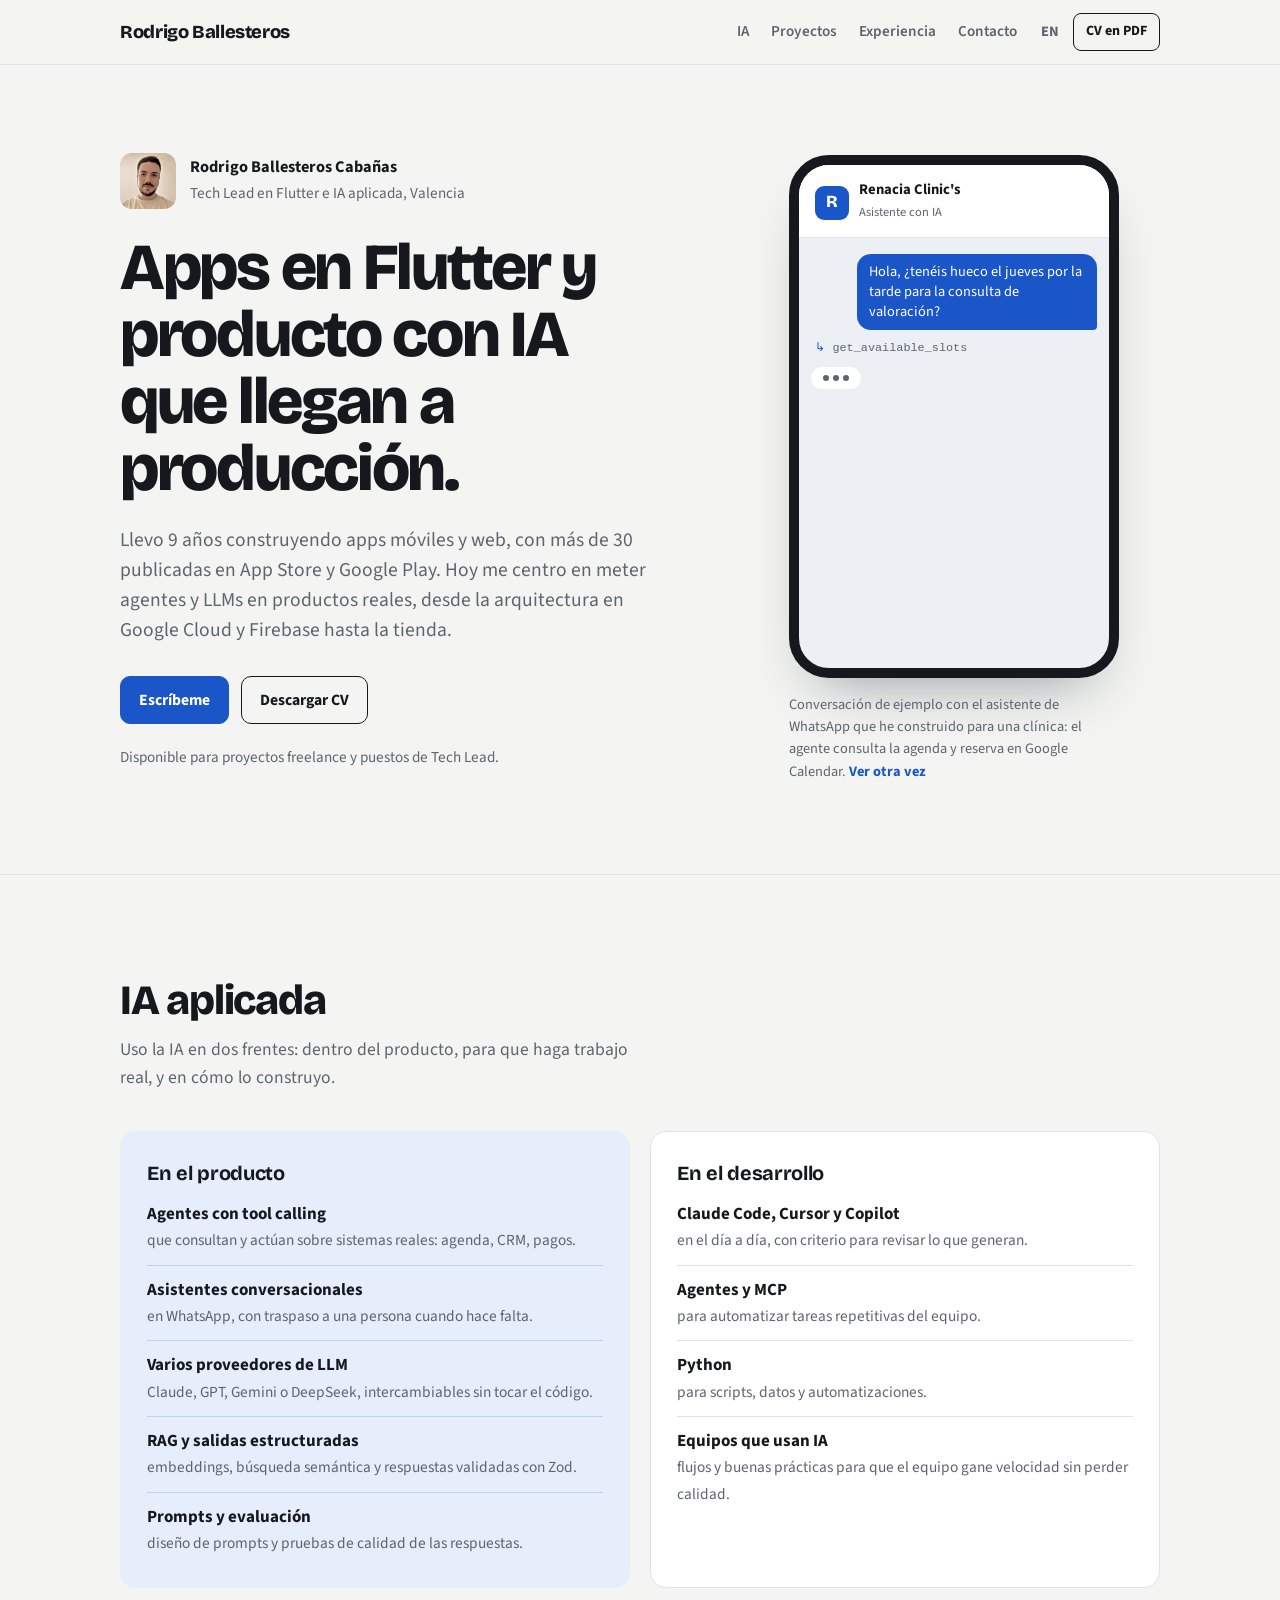
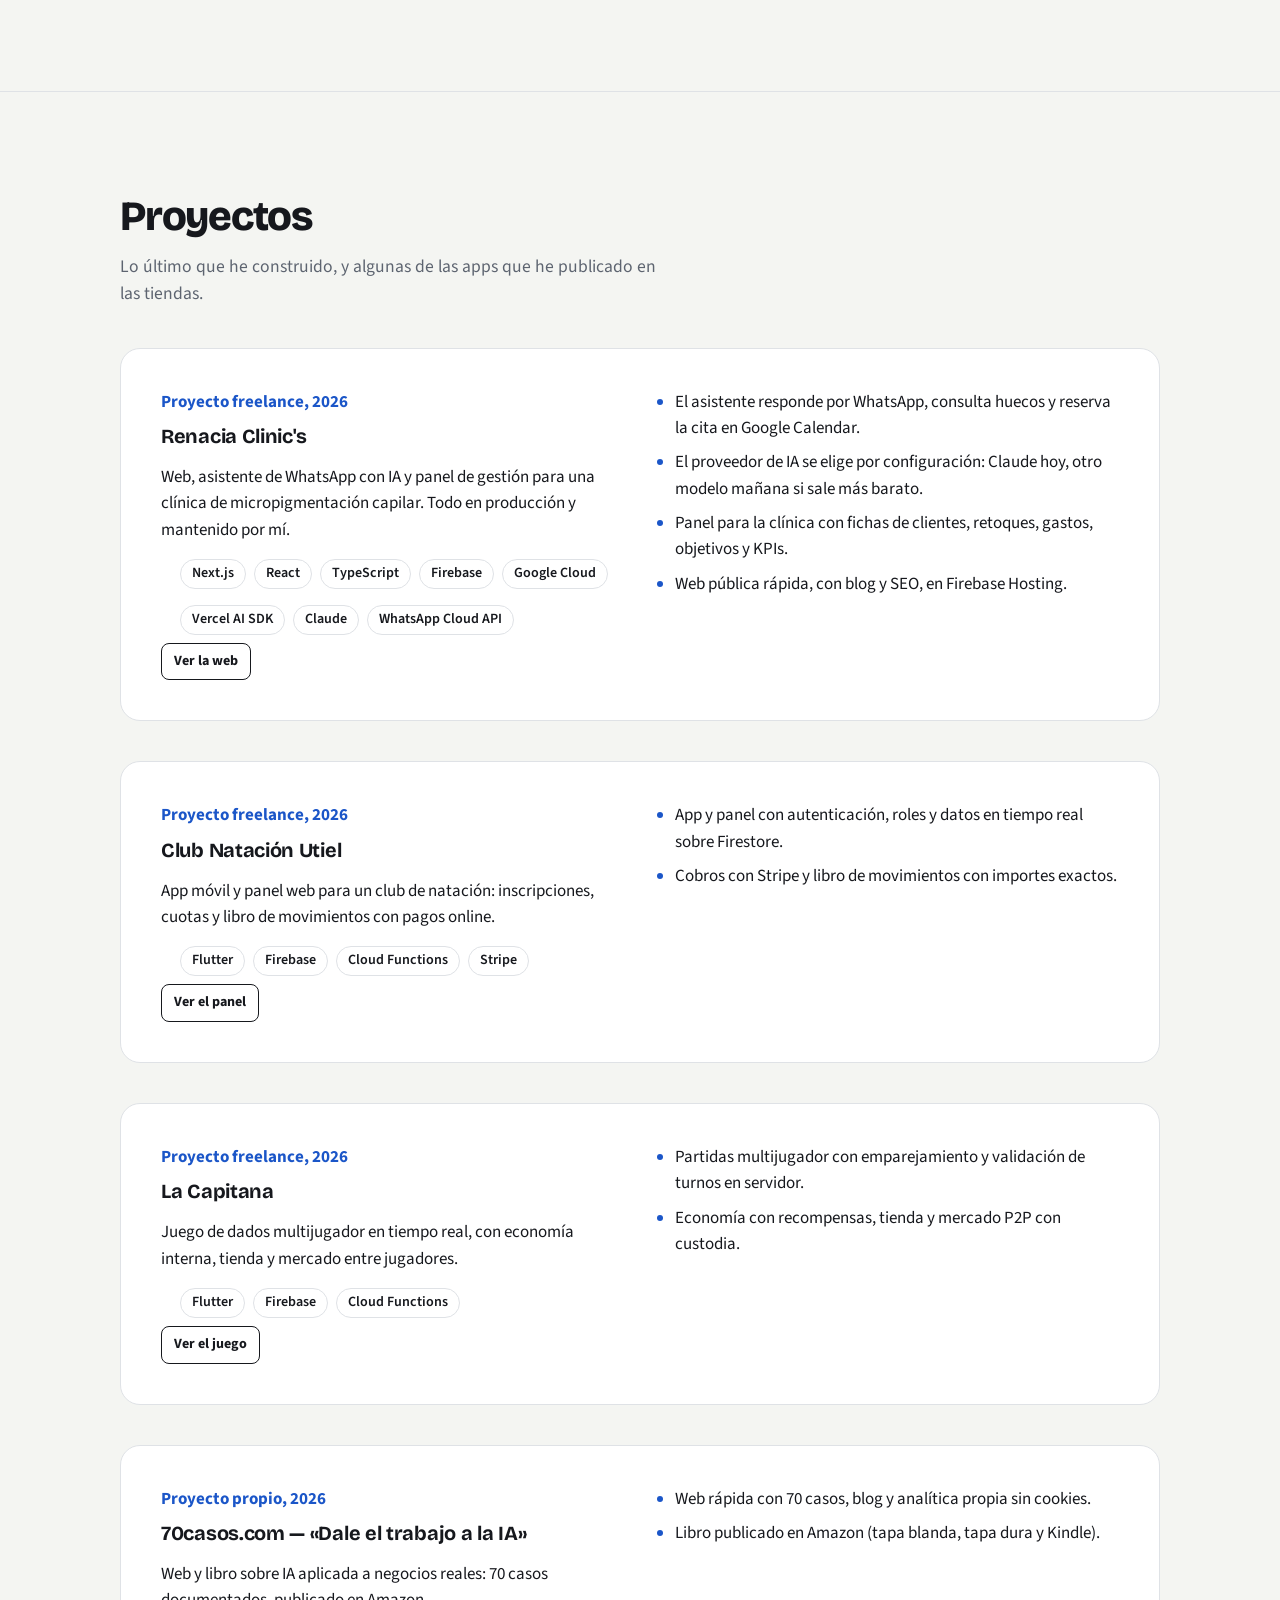
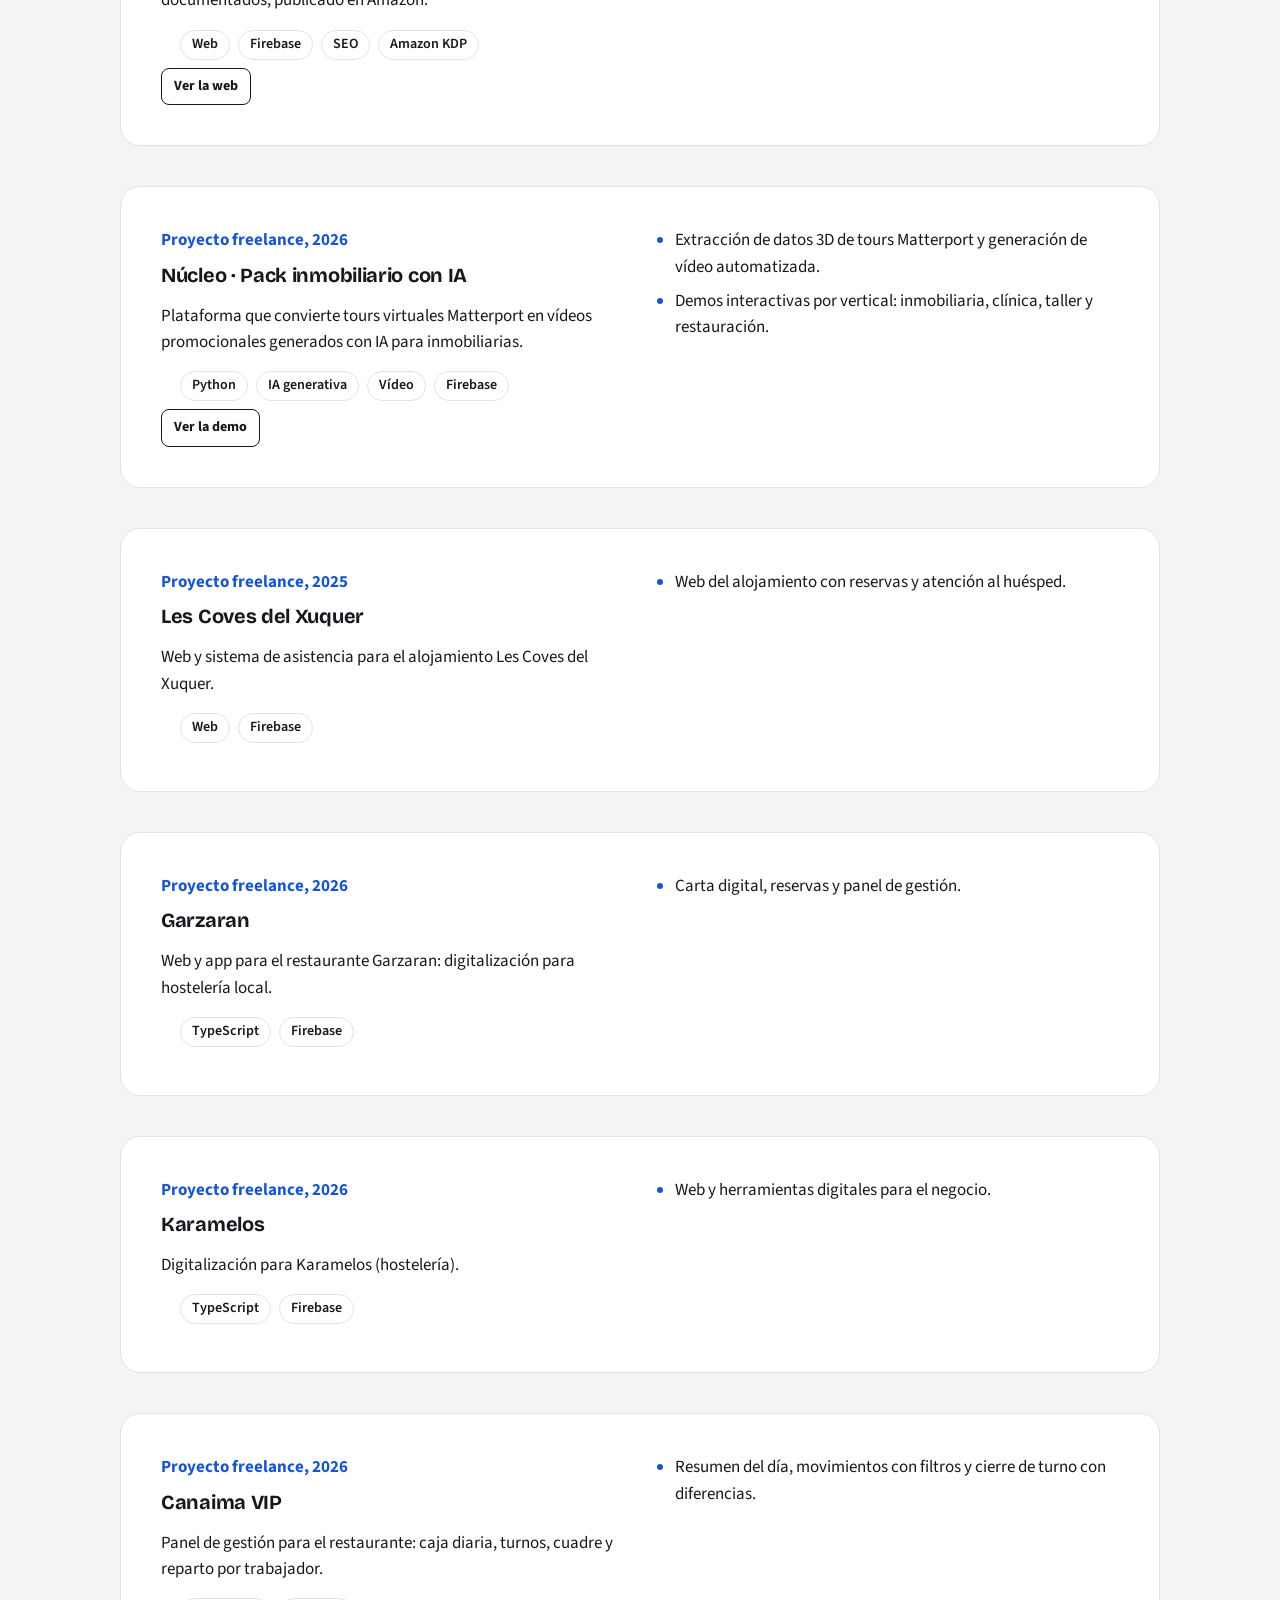
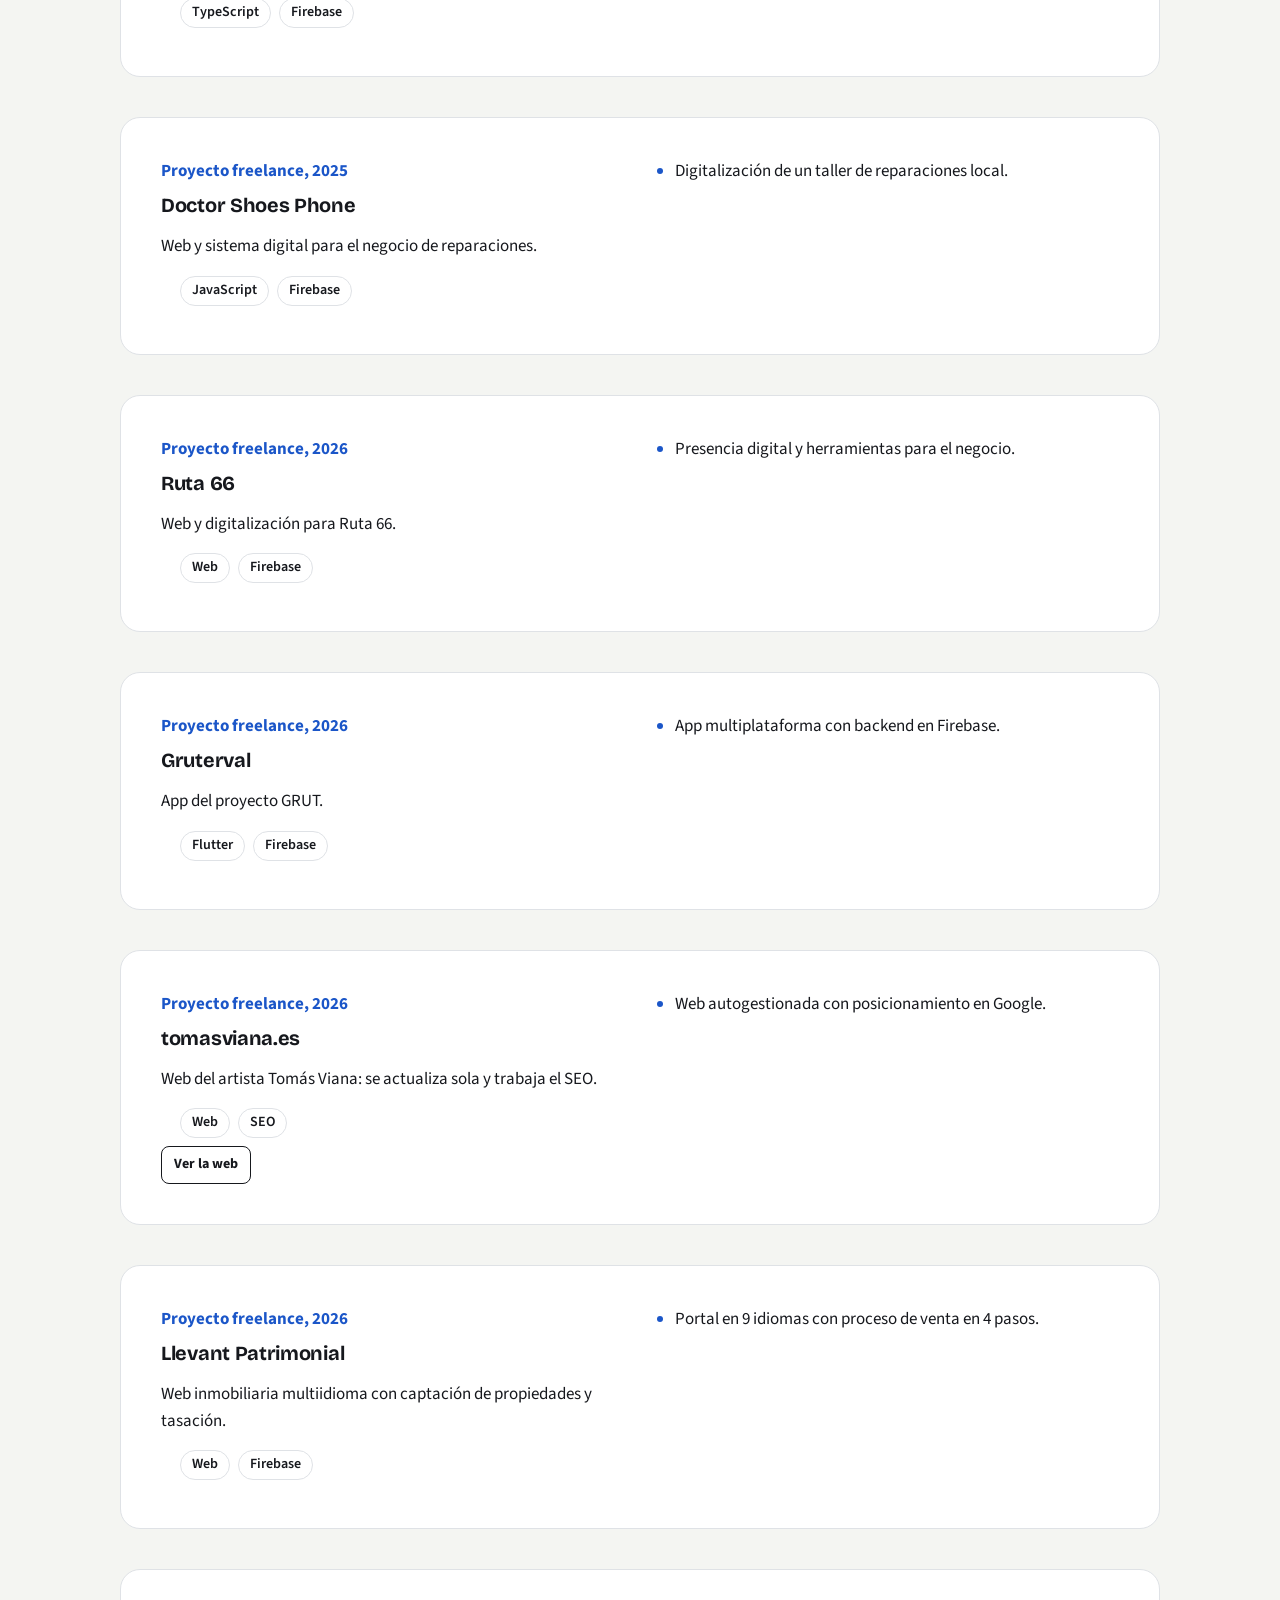
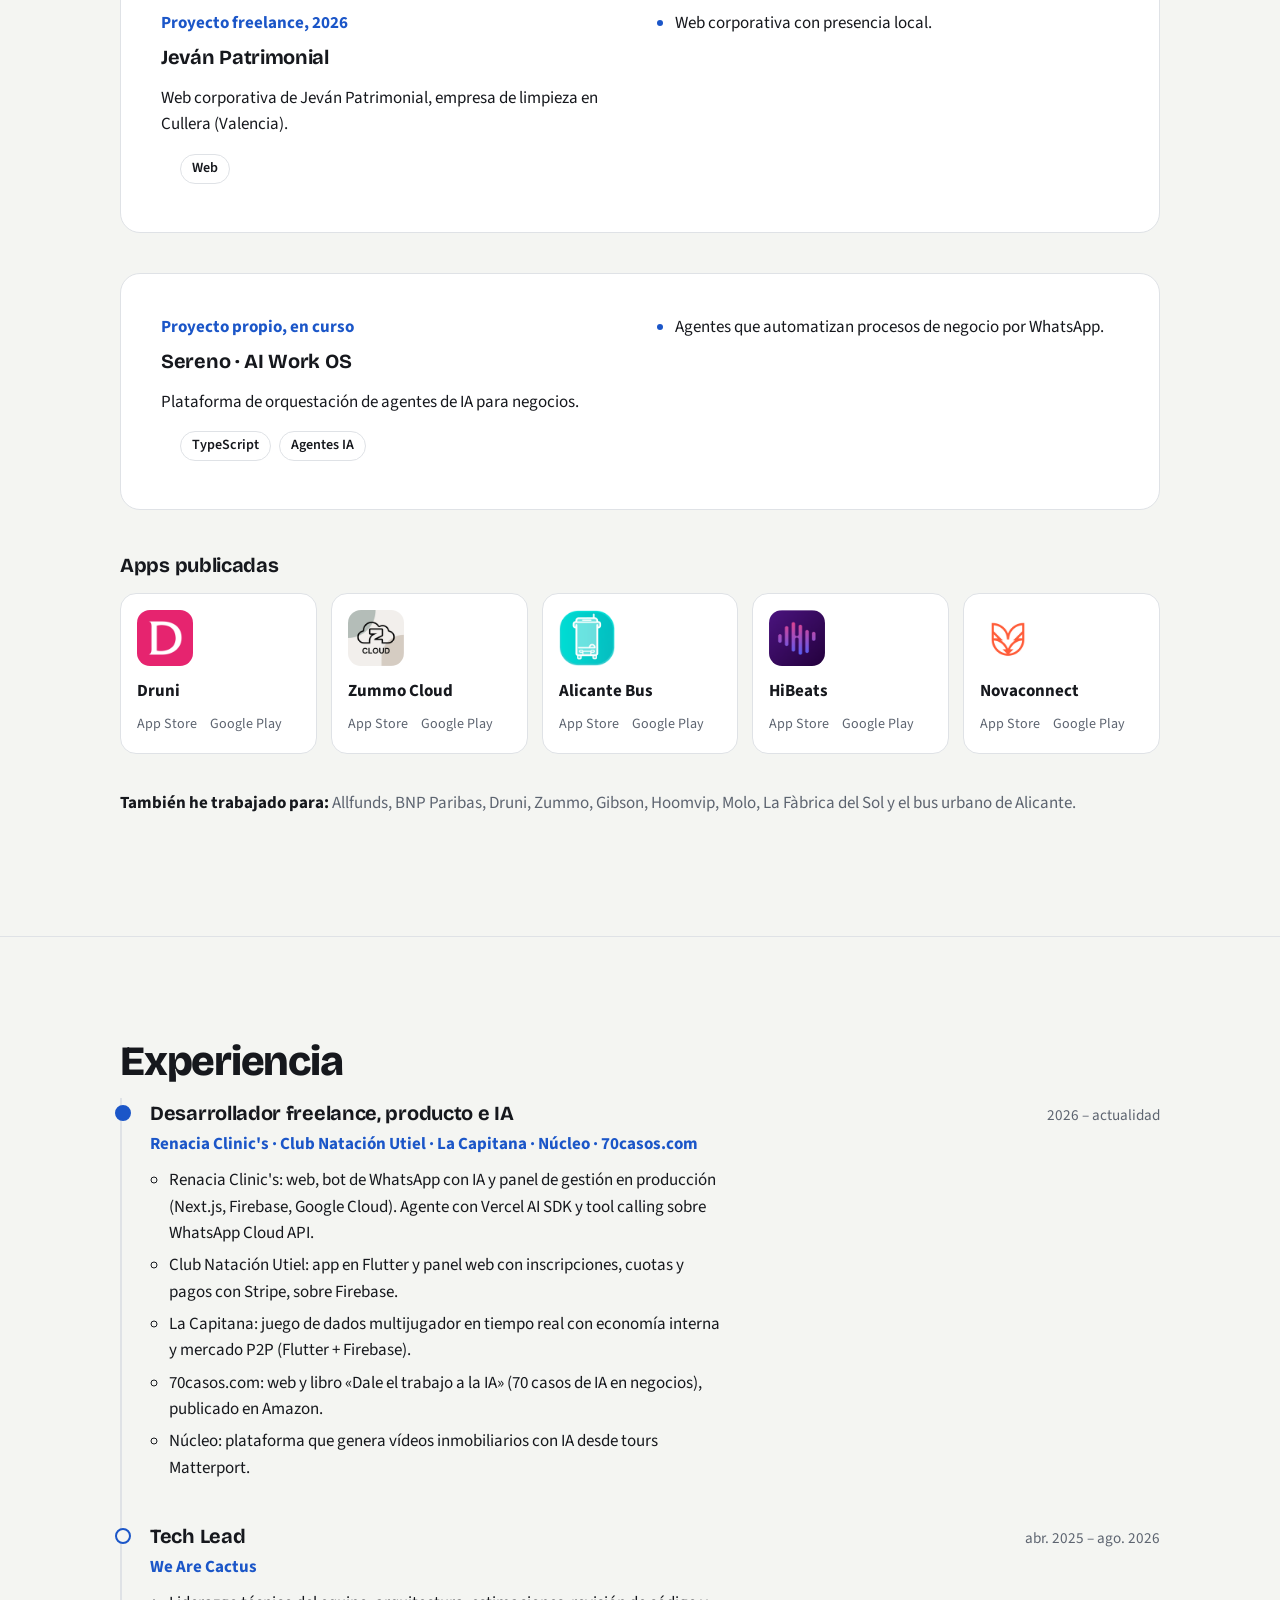
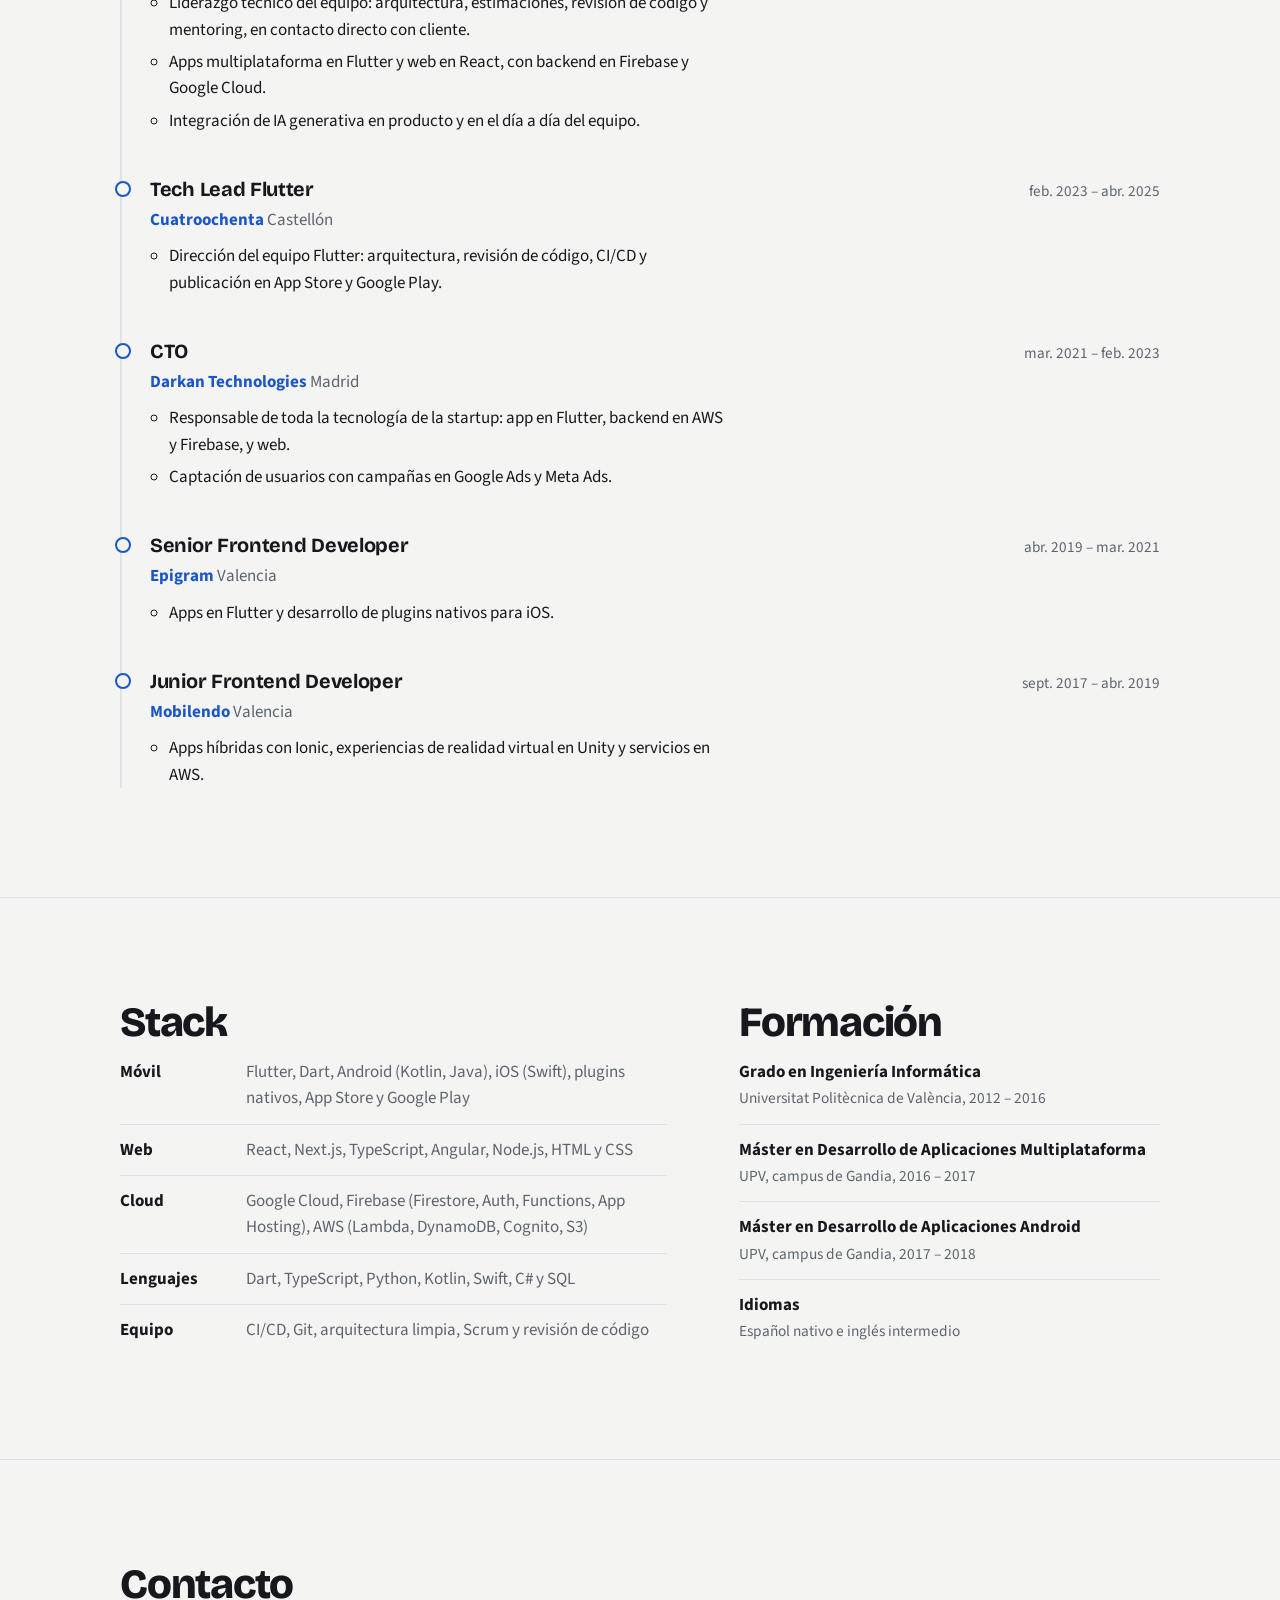
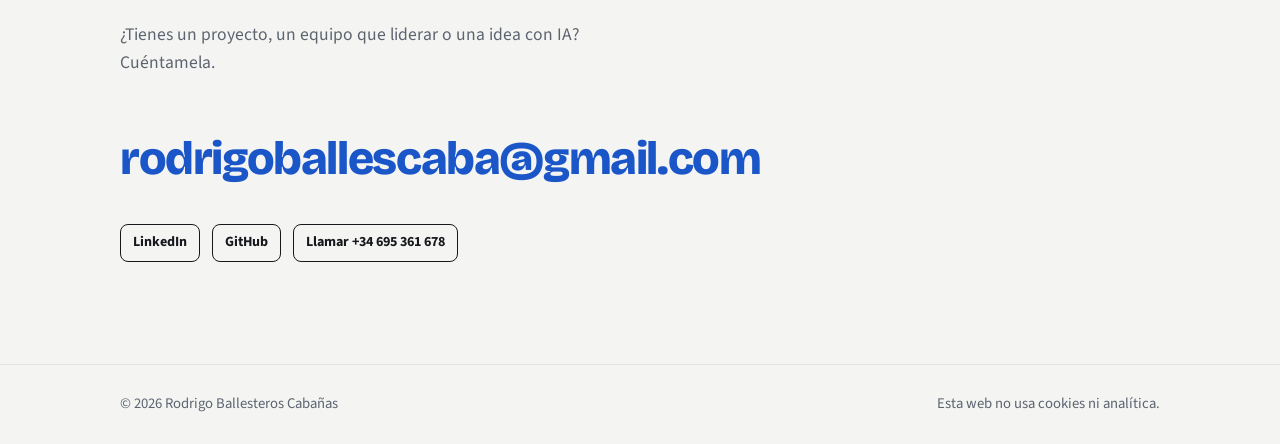
<file: public/index.html>
<!doctype html>
<html lang="es">
<head>
<meta charset="utf-8">
<meta name="viewport" content="width=device-width, initial-scale=1">
<title>Rodrigo Ballesteros · Tech Lead Flutter e IA</title>
<meta name="description" content="Tech Lead con 9 años de experiencia en Flutter, React y Google Cloud. Llevo IA generativa a producto real: agentes, asistentes y LLMs en producción.">
<link rel="canonical" href="https://rodrigoballescaba.app/">
<link rel="alternate" hreflang="es" href="https://rodrigoballescaba.app/">
<link rel="alternate" hreflang="en" href="https://rodrigoballescaba.app/en/">
<link rel="alternate" hreflang="x-default" href="https://rodrigoballescaba.app/">
<meta property="og:type" content="profile">
<meta property="og:title" content="Rodrigo Ballesteros · Tech Lead Flutter e IA">
<meta property="og:description" content="Tech Lead con 9 años de experiencia en Flutter, React y Google Cloud. Llevo IA generativa a producto real: agentes, asistentes y LLMs en producción.">
<meta property="og:url" content="https://rodrigoballescaba.app/">
<meta property="og:image" content="https://rodrigoballescaba.app/img/og.jpg">
<meta property="og:locale" content="es_ES">
<meta name="twitter:card" content="summary_large_image">
<meta name="theme-color" content="#1b56c8">
<link rel="icon" href="favicon.svg" type="image/svg+xml">
<link rel="preconnect" href="https://fonts.googleapis.com">
<link rel="preconnect" href="https://fonts.gstatic.com" crossorigin>
<link href="https://fonts.googleapis.com/css2?family=Bricolage+Grotesque:opsz,wght@12..96,700;12..96,800&family=Source+Sans+3:wght@400;600;700&display=swap" rel="stylesheet">
<link rel="stylesheet" href="assets/site.css">
<script>document.documentElement.classList.add("js")</script>
<script type="application/ld+json">{"@context": "https://schema.org", "@type": "Person", "name": "Rodrigo Ballesteros Cabañas", "jobTitle": "Tech Lead", "url": "https://rodrigoballescaba.app/", "image": "https://rodrigoballescaba.app/img/rodrigo.jpg", "email": "mailto:rodrigoballescaba@gmail.com", "address": {"@type": "PostalAddress", "addressLocality": "Utiel", "addressRegion": "Valencia", "addressCountry": "ES"}, "sameAs": ["https://www.linkedin.com/in/rodrigo-ballesteros-caba%C3%B1as-163853165/", "https://github.com/rodrigoballescaba"], "knowsAbout": ["Flutter", "Generative AI", "LLM agents", "React", "Next.js", "Firebase", "Google Cloud", "Python"], "alumniOf": "Universitat Politècnica de València"}</script>
</head>
<body>
<a class="skip" href="#main">Saltar al contenido</a>

<header class="top">
  <div class="wrap">
    <a class="brand" href="./">Rodrigo Ballesteros</a>
    <nav class="nav" aria-label="Secciones"><a href="#ia">IA</a><a href="#proyectos">Proyectos</a><a href="#experiencia">Experiencia</a><a href="#contacto">Contacto</a></nav>
    <div class="top-actions">
      <a class="lang" href="en/" hreflang="en" title="Read in English">EN</a>
      <a class="btn btn-ghost btn-sm" href="cv/rodrigo-ballesteros-cv.pdf" download>CV en PDF</a>
    </div>
  </div>
</header>

<main id="main">
  <section class="hero">
    <div class="wrap">
      <div>
        <div class="who">
          <img src="img/rodrigo.jpg" alt="Rodrigo Ballesteros Cabañas" width="56" height="56">
          <div><strong>Rodrigo Ballesteros Cabañas</strong><span>Tech Lead en Flutter e IA aplicada, Valencia</span></div>
        </div>
        <h1>Apps en Flutter y producto con IA que llegan a producción.</h1>
        <p class="lead">Llevo 9 años construyendo apps móviles y web, con más de 30 publicadas en App Store y Google Play. Hoy me centro en meter agentes y LLMs en productos reales, desde la arquitectura en Google Cloud y Firebase hasta la tienda.</p>
        <div class="cta">
          <a class="btn btn-primary" href="mailto:rodrigoballescaba@gmail.com">Escríbeme</a>
          <a class="btn btn-ghost" href="cv/rodrigo-ballesteros-cv.pdf" download>Descargar CV</a>
        </div>
        <p class="availability">Disponible para proyectos freelance y puestos de Tech Lead.</p>
      </div>
      <figure style="margin:0">
        <div class="phone">
          <div class="phone-bar"><span class="dot">R</span><div><b>Renacia Clinic&#x27;s</b><small>Asistente con IA</small></div></div>
          <ul class="chat" aria-label="Conversación de ejemplo con el asistente de WhatsApp que he construido para una clínica: el agente consulta la agenda y reserva en Google Calendar."><li class="msg user">Hola, ¿tenéis hueco el jueves por la tarde para la consulta de valoración?</li><li class="msg tool">get_available_slots</li><li class="msg bot">¡Hola! El jueves por la tarde tengo libre a las 17:00 y a las 18:30. ¿Cuál te viene mejor?</li><li class="msg user">A las 18:30, porfa</li><li class="msg tool">book_appointment</li><li class="msg bot">Hecho, te he reservado el jueves a las 18:30. ¿Me dices tu nombre para la ficha?</li><li class="msg typing" aria-hidden="true"><i></i><i></i><i></i></li></ul>
        </div>
        <figcaption class="phone-caption">Conversación de ejemplo con el asistente de WhatsApp que he construido para una clínica: el agente consulta la agenda y reserva en Google Calendar. <button class="replay" type="button">Ver otra vez</button></figcaption>
      </figure>
    </div>
  </section>

  <section class="block" id="ia">
    <div class="wrap">
      <h2>IA aplicada</h2>
      <p class="intro">Uso la IA en dos frentes: dentro del producto, para que haga trabajo real, y en cómo lo construyo.</p>
      <div class="ai-grid"><div class="ai-col primary"><h3>En el producto</h3><ul><li><b>Agentes con tool calling</b><span>que consultan y actúan sobre sistemas reales: agenda, CRM, pagos.</span></li><li><b>Asistentes conversacionales</b><span>en WhatsApp, con traspaso a una persona cuando hace falta.</span></li><li><b>Varios proveedores de LLM</b><span>Claude, GPT, Gemini o DeepSeek, intercambiables sin tocar el código.</span></li><li><b>RAG y salidas estructuradas</b><span>embeddings, búsqueda semántica y respuestas validadas con Zod.</span></li><li><b>Prompts y evaluación</b><span>diseño de prompts y pruebas de calidad de las respuestas.</span></li></ul></div><div class="ai-col"><h3>En el desarrollo</h3><ul><li><b>Claude Code, Cursor y Copilot</b><span>en el día a día, con criterio para revisar lo que generan.</span></li><li><b>Agentes y MCP</b><span>para automatizar tareas repetitivas del equipo.</span></li><li><b>Python</b><span>para scripts, datos y automatizaciones.</span></li><li><b>Equipos que usan IA</b><span>flujos y buenas prácticas para que el equipo gane velocidad sin perder calidad.</span></li></ul></div></div>
    </div>
  </section>

  <section class="block" id="proyectos">
    <div class="wrap">
      <h2>Proyectos</h2>
      <p class="intro">Lo último que he construido, y algunas de las apps que he publicado en las tiendas.</p>
      <article class="feature"><div><p class="kicker">Proyecto freelance, 2026</p><h3>Renacia Clinic&#x27;s</h3><p>Web, asistente de WhatsApp con IA y panel de gestión para una clínica de micropigmentación capilar. Todo en producción y mantenido por mí.</p><ul class="tags"><li>Next.js</li><li>React</li><li>TypeScript</li><li>Firebase</li><li>Google Cloud</li><li>Vercel AI SDK</li><li>Claude</li><li>WhatsApp Cloud API</li></ul><a class="btn btn-ghost btn-sm" href="https://renaciaclinics.com" target="_blank" rel="noopener">Ver la web</a></div><ul><li>El asistente responde por WhatsApp, consulta huecos y reserva la cita en Google Calendar.</li><li>El proveedor de IA se elige por configuración: Claude hoy, otro modelo mañana si sale más barato.</li><li>Panel para la clínica con fichas de clientes, retoques, gastos, objetivos y KPIs.</li><li>Web pública rápida, con blog y SEO, en Firebase Hosting.</li></ul></article><article class="feature"><div><p class="kicker">Proyecto freelance, 2026</p><h3>Club Natación Utiel</h3><p>App móvil y panel web para un club de natación: inscripciones, cuotas y libro de movimientos con pagos online.</p><ul class="tags"><li>Flutter</li><li>Firebase</li><li>Cloud Functions</li><li>Stripe</li></ul><a class="btn btn-ghost btn-sm" href="https://cnu-utiel.web.app" target="_blank" rel="noopener">Ver el panel</a></div><ul><li>App y panel con autenticación, roles y datos en tiempo real sobre Firestore.</li><li>Cobros con Stripe y libro de movimientos con importes exactos.</li></ul></article><article class="feature"><div><p class="kicker">Proyecto freelance, 2026</p><h3>La Capitana</h3><p>Juego de dados multijugador en tiempo real, con economía interna, tienda y mercado entre jugadores.</p><ul class="tags"><li>Flutter</li><li>Firebase</li><li>Cloud Functions</li></ul><a class="btn btn-ghost btn-sm" href="https://la-capitana-c5b09.web.app" target="_blank" rel="noopener">Ver el juego</a></div><ul><li>Partidas multijugador con emparejamiento y validación de turnos en servidor.</li><li>Economía con recompensas, tienda y mercado P2P con custodia.</li></ul></article><article class="feature"><div><p class="kicker">Proyecto propio, 2026</p><h3>70casos.com — «Dale el trabajo a la IA»</h3><p>Web y libro sobre IA aplicada a negocios reales: 70 casos documentados, publicado en Amazon.</p><ul class="tags"><li>Web</li><li>Firebase</li><li>SEO</li><li>Amazon KDP</li></ul><a class="btn btn-ghost btn-sm" href="https://70casos.com" target="_blank" rel="noopener">Ver la web</a></div><ul><li>Web rápida con 70 casos, blog y analítica propia sin cookies.</li><li>Libro publicado en Amazon (tapa blanda, tapa dura y Kindle).</li></ul></article><article class="feature"><div><p class="kicker">Proyecto freelance, 2026</p><h3>Núcleo · Pack inmobiliario con IA</h3><p>Plataforma que convierte tours virtuales Matterport en vídeos promocionales generados con IA para inmobiliarias.</p><ul class="tags"><li>Python</li><li>IA generativa</li><li>Vídeo</li><li>Firebase</li></ul><a class="btn btn-ghost btn-sm" href="https://nucleo-pack-demo.web.app" target="_blank" rel="noopener">Ver la demo</a></div><ul><li>Extracción de datos 3D de tours Matterport y generación de vídeo automatizada.</li><li>Demos interactivas por vertical: inmobiliaria, clínica, taller y restauración.</li></ul></article><article class="feature"><div><p class="kicker">Proyecto freelance, 2025</p><h3>Les Coves del Xuquer</h3><p>Web y sistema de asistencia para el alojamiento Les Coves del Xuquer.</p><ul class="tags"><li>Web</li><li>Firebase</li></ul></div><ul><li>Web del alojamiento con reservas y atención al huésped.</li></ul></article><article class="feature"><div><p class="kicker">Proyecto freelance, 2026</p><h3>Garzaran</h3><p>Web y app para el restaurante Garzaran: digitalización para hostelería local.</p><ul class="tags"><li>TypeScript</li><li>Firebase</li></ul></div><ul><li>Carta digital, reservas y panel de gestión.</li></ul></article><article class="feature"><div><p class="kicker">Proyecto freelance, 2026</p><h3>Karamelos</h3><p>Digitalización para Karamelos (hostelería).</p><ul class="tags"><li>TypeScript</li><li>Firebase</li></ul></div><ul><li>Web y herramientas digitales para el negocio.</li></ul></article><article class="feature"><div><p class="kicker">Proyecto freelance, 2026</p><h3>Canaima VIP</h3><p>Panel de gestión para el restaurante: caja diaria, turnos, cuadre y reparto por trabajador.</p><ul class="tags"><li>TypeScript</li><li>Firebase</li></ul></div><ul><li>Resumen del día, movimientos con filtros y cierre de turno con diferencias.</li></ul></article><article class="feature"><div><p class="kicker">Proyecto freelance, 2025</p><h3>Doctor Shoes Phone</h3><p>Web y sistema digital para el negocio de reparaciones.</p><ul class="tags"><li>JavaScript</li><li>Firebase</li></ul></div><ul><li>Digitalización de un taller de reparaciones local.</li></ul></article><article class="feature"><div><p class="kicker">Proyecto freelance, 2026</p><h3>Ruta 66</h3><p>Web y digitalización para Ruta 66.</p><ul class="tags"><li>Web</li><li>Firebase</li></ul></div><ul><li>Presencia digital y herramientas para el negocio.</li></ul></article><article class="feature"><div><p class="kicker">Proyecto freelance, 2026</p><h3>Gruterval</h3><p>App del proyecto GRUT.</p><ul class="tags"><li>Flutter</li><li>Firebase</li></ul></div><ul><li>App multiplataforma con backend en Firebase.</li></ul></article><article class="feature"><div><p class="kicker">Proyecto freelance, 2026</p><h3>tomasviana.es</h3><p>Web del artista Tomás Viana: se actualiza sola y trabaja el SEO.</p><ul class="tags"><li>Web</li><li>SEO</li></ul><a class="btn btn-ghost btn-sm" href="https://tomasviana.es" target="_blank" rel="noopener">Ver la web</a></div><ul><li>Web autogestionada con posicionamiento en Google.</li></ul></article><article class="feature"><div><p class="kicker">Proyecto freelance, 2026</p><h3>Llevant Patrimonial</h3><p>Web inmobiliaria multiidioma con captación de propiedades y tasación.</p><ul class="tags"><li>Web</li><li>Firebase</li></ul></div><ul><li>Portal en 9 idiomas con proceso de venta en 4 pasos.</li></ul></article><article class="feature"><div><p class="kicker">Proyecto freelance, 2026</p><h3>Jeván Patrimonial</h3><p>Web corporativa de Jeván Patrimonial, empresa de limpieza en Cullera (Valencia).</p><ul class="tags"><li>Web</li></ul></div><ul><li>Web corporativa con presencia local.</li></ul></article><article class="feature"><div><p class="kicker">Proyecto propio, en curso</p><h3>Sereno · AI Work OS</h3><p>Plataforma de orquestación de agentes de IA para negocios.</p><ul class="tags"><li>TypeScript</li><li>Agentes IA</li></ul></div><ul><li>Agentes que automatizan procesos de negocio por WhatsApp.</li></ul></article>
      <h3 class="apps-title">Apps publicadas</h3>
      <ul class="apps"><li class="app"><img src="img/druni.png" alt="" width="56" height="56" loading="lazy"><b>Druni</b><a href="https://apps.apple.com/es/app/perfumerias-druni/id1592321069" target="_blank" rel="noopener">App Store</a> <a href="https://play.google.com/store/apps/details?id=es.druni.druni_app" target="_blank" rel="noopener">Google Play</a></li><li class="app"><img src="img/zummo-cloud.png" alt="" width="56" height="56" loading="lazy"><b>Zummo Cloud</b><a href="https://apps.apple.com/es/app/zummo-cloud/id6444164141" target="_blank" rel="noopener">App Store</a> <a href="https://play.google.com/store/apps/details?id=com.zummo.zummocloud" target="_blank" rel="noopener">Google Play</a></li><li class="app"><img src="img/alicante-bus.png" alt="" width="56" height="56" loading="lazy"><b>Alicante Bus</b><a href="https://apps.apple.com/es/app/alicante-bus/id1040157627" target="_blank" rel="noopener">App Store</a> <a href="https://play.google.com/store/apps/details?id=com.cuatroochenta.subusalicante" target="_blank" rel="noopener">Google Play</a></li><li class="app"><img src="img/hibeats.png" alt="" width="56" height="56" loading="lazy"><b>HiBeats</b><a href="https://apps.apple.com/es/app/hibeats/id1563711761" target="_blank" rel="noopener">App Store</a> <a href="https://play.google.com/store/apps/details?id=com.darkan.hibeats.app" target="_blank" rel="noopener">Google Play</a></li><li class="app"><img src="img/novaconnect.png" alt="" width="56" height="56" loading="lazy"><b>Novaconnect</b><a href="https://apps.apple.com/es/app/novaconnect/id1614666977" target="_blank" rel="noopener">App Store</a> <a href="https://play.google.com/store/apps/details?id=com.darkan.nova.app" target="_blank" rel="noopener">Google Play</a></li></ul>
      <p class="clients"><b>También he trabajado para:</b> Allfunds, BNP Paribas, Druni, Zummo, Gibson, Hoomvip, Molo, La Fàbrica del Sol y el bus urbano de Alicante.</p>
    </div>
  </section>

  <section class="block" id="experiencia">
    <div class="wrap">
      <h2>Experiencia</h2>
      <ol class="timeline" reversed><li class="now"><div class="job-head"><h3>Desarrollador freelance, producto e IA</h3><span class="job-when">2026 – actualidad</span></div><p class="job-org">Renacia Clinic&#x27;s · Club Natación Utiel · La Capitana · Núcleo · 70casos.com</p><ul><li>Renacia Clinic&#x27;s: web, bot de WhatsApp con IA y panel de gestión en producción (Next.js, Firebase, Google Cloud). Agente con Vercel AI SDK y tool calling sobre WhatsApp Cloud API.</li><li>Club Natación Utiel: app en Flutter y panel web con inscripciones, cuotas y pagos con Stripe, sobre Firebase.</li><li>La Capitana: juego de dados multijugador en tiempo real con economía interna y mercado P2P (Flutter + Firebase).</li><li>70casos.com: web y libro «Dale el trabajo a la IA» (70 casos de IA en negocios), publicado en Amazon.</li><li>Núcleo: plataforma que genera vídeos inmobiliarios con IA desde tours Matterport.</li></ul></li><li><div class="job-head"><h3>Tech Lead</h3><span class="job-when">abr. 2025 – ago. 2026</span></div><p class="job-org">We Are Cactus</p><ul><li>Liderazgo técnico del equipo: arquitectura, estimaciones, revisión de código y mentoring, en contacto directo con cliente.</li><li>Apps multiplataforma en Flutter y web en React, con backend en Firebase y Google Cloud.</li><li>Integración de IA generativa en producto y en el día a día del equipo.</li></ul></li><li><div class="job-head"><h3>Tech Lead Flutter</h3><span class="job-when">feb. 2023 – abr. 2025</span></div><p class="job-org">Cuatroochenta <span>Castellón</span></p><ul><li>Dirección del equipo Flutter: arquitectura, revisión de código, CI/CD y publicación en App Store y Google Play.</li></ul></li><li><div class="job-head"><h3>CTO</h3><span class="job-when">mar. 2021 – feb. 2023</span></div><p class="job-org">Darkan Technologies <span>Madrid</span></p><ul><li>Responsable de toda la tecnología de la startup: app en Flutter, backend en AWS y Firebase, y web.</li><li>Captación de usuarios con campañas en Google Ads y Meta Ads.</li></ul></li><li><div class="job-head"><h3>Senior Frontend Developer</h3><span class="job-when">abr. 2019 – mar. 2021</span></div><p class="job-org">Epigram <span>Valencia</span></p><ul><li>Apps en Flutter y desarrollo de plugins nativos para iOS.</li></ul></li><li><div class="job-head"><h3>Junior Frontend Developer</h3><span class="job-when">sept. 2017 – abr. 2019</span></div><p class="job-org">Mobilendo <span>Valencia</span></p><ul><li>Apps híbridas con Ionic, experiencias de realidad virtual en Unity y servicios en AWS.</li></ul></li></ol>
    </div>
  </section>

  <section class="block">
    <div class="wrap two">
      <div><h2>Stack</h2><dl class="stack"><div><dt>Móvil</dt><dd>Flutter, Dart, Android (Kotlin, Java), iOS (Swift), plugins nativos, App Store y Google Play</dd></div><div><dt>Web</dt><dd>React, Next.js, TypeScript, Angular, Node.js, HTML y CSS</dd></div><div><dt>Cloud</dt><dd>Google Cloud, Firebase (Firestore, Auth, Functions, App Hosting), AWS (Lambda, DynamoDB, Cognito, S3)</dd></div><div><dt>Lenguajes</dt><dd>Dart, TypeScript, Python, Kotlin, Swift, C# y SQL</dd></div><div><dt>Equipo</dt><dd>CI/CD, Git, arquitectura limpia, Scrum y revisión de código</dd></div></dl></div>
      <div><h2>Formación</h2><ul class="edu"><li><b>Grado en Ingeniería Informática</b><span>Universitat Politècnica de València, 2012 – 2016</span></li><li><b>Máster en Desarrollo de Aplicaciones Multiplataforma</b><span>UPV, campus de Gandia, 2016 – 2017</span></li><li><b>Máster en Desarrollo de Aplicaciones Android</b><span>UPV, campus de Gandia, 2017 – 2018</span></li><li><b>Idiomas</b><span>Español nativo e inglés intermedio</span></li></ul></div>
    </div>
  </section>

  <section class="block" id="contacto">
    <div class="wrap">
      <h2>Contacto</h2>
      <p class="intro">¿Tienes un proyecto, un equipo que liderar o una idea con IA? Cuéntamela.</p>
      <a class="contact-mail" href="mailto:rodrigoballescaba@gmail.com">rodrigoballescaba@gmail.com</a>
      <div class="contact-links">
        <a class="btn btn-ghost btn-sm" href="https://www.linkedin.com/in/rodrigo-ballesteros-caba%C3%B1as-163853165/" target="_blank" rel="noopener">LinkedIn</a>
        <a class="btn btn-ghost btn-sm" href="https://github.com/rodrigoballescaba" target="_blank" rel="noopener">GitHub</a>
        <a class="btn btn-ghost btn-sm" href="tel:+34695361678">Llamar +34 695 361 678</a>
      </div>
    </div>
  </section>
</main>

<footer>
  <div class="wrap"><span>© 2026 Rodrigo Ballesteros Cabañas</span><span>Esta web no usa cookies ni analítica.</span></div>
</footer>
<script src="assets/site.js" defer></script>
</body>
</html>
</file>
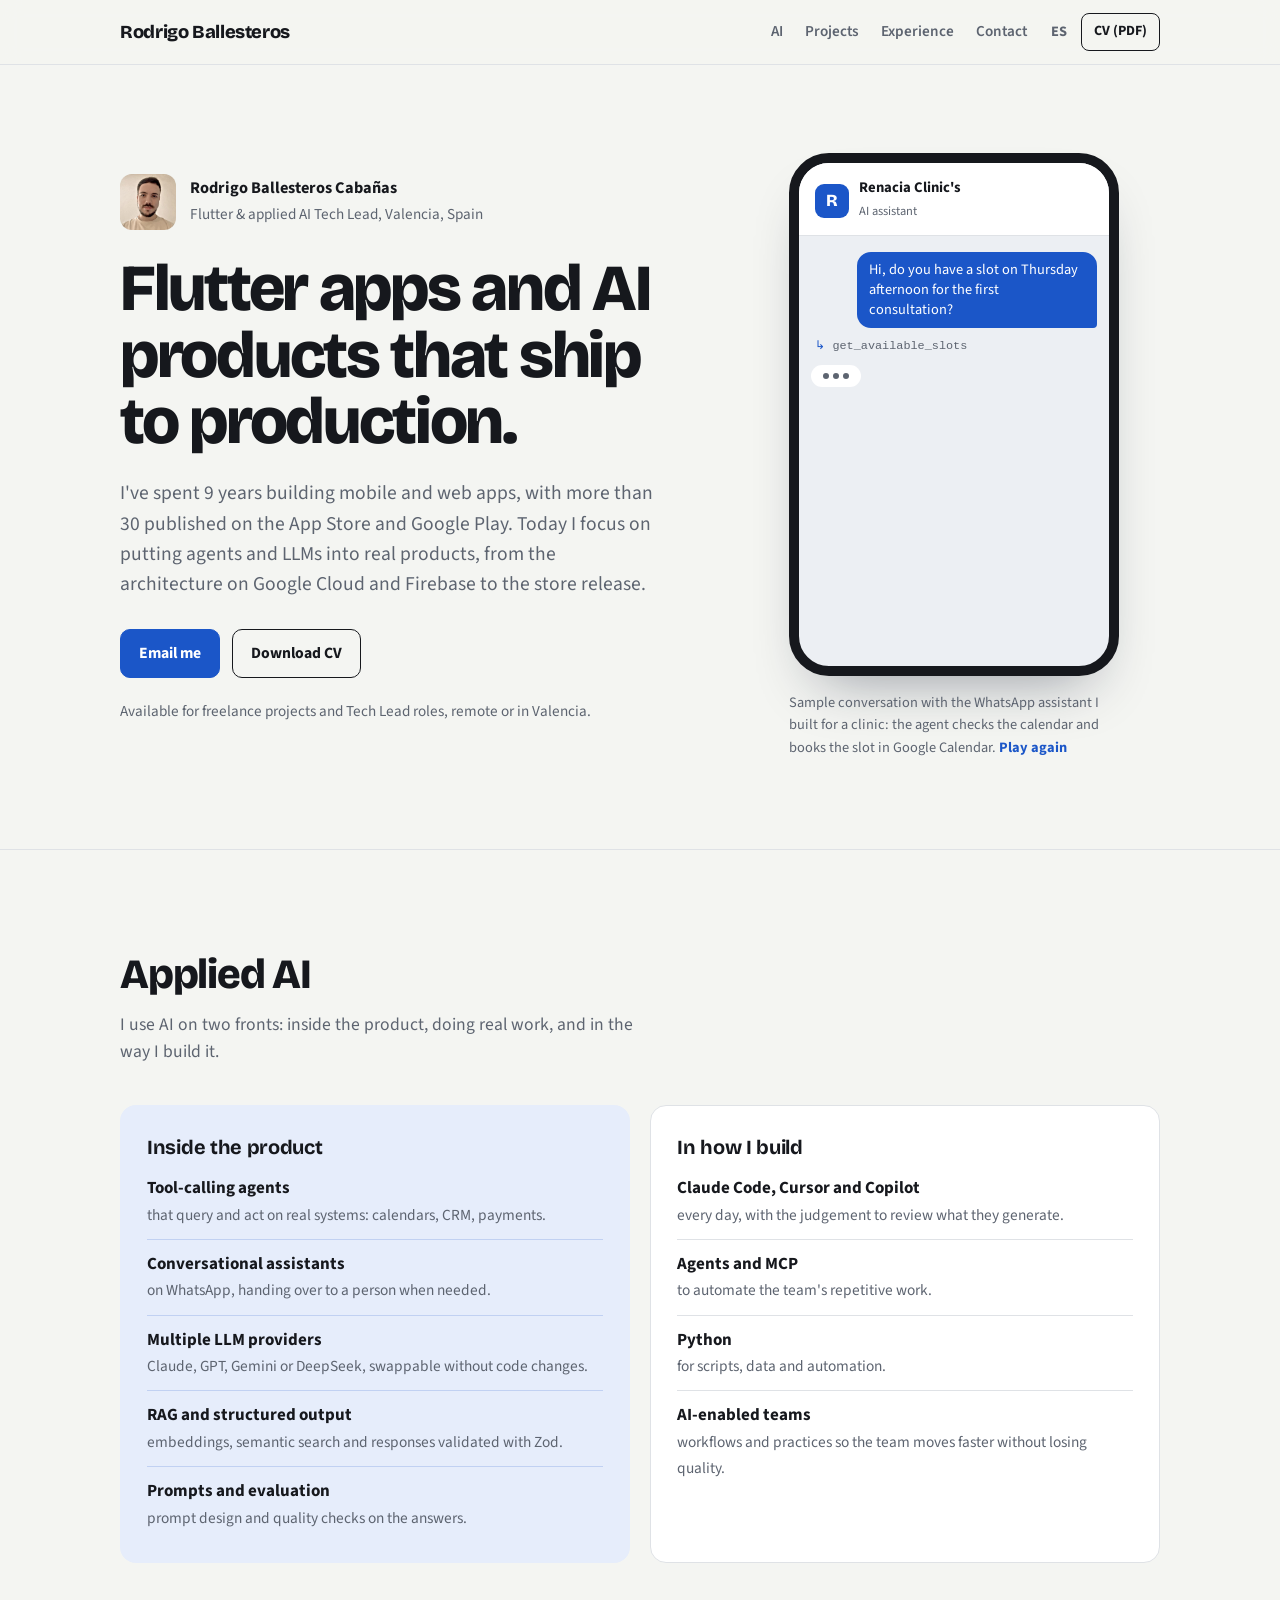
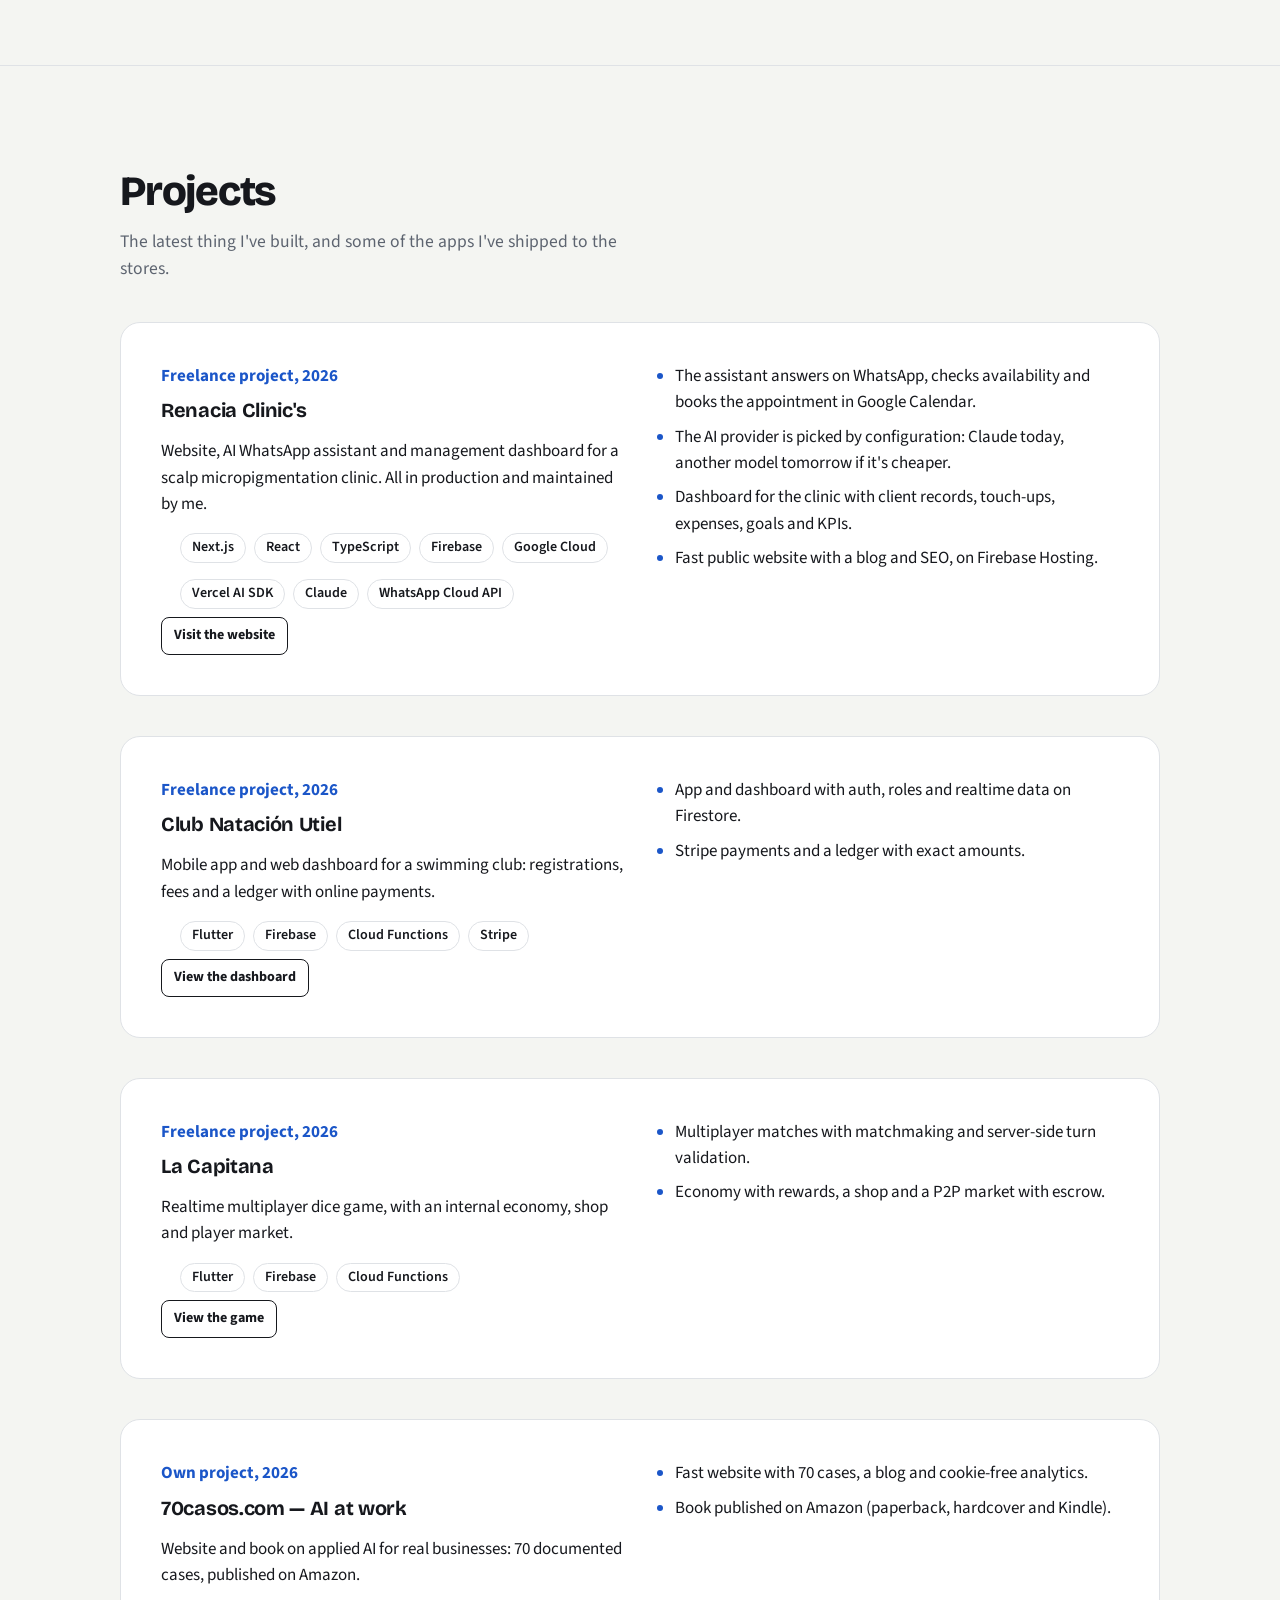
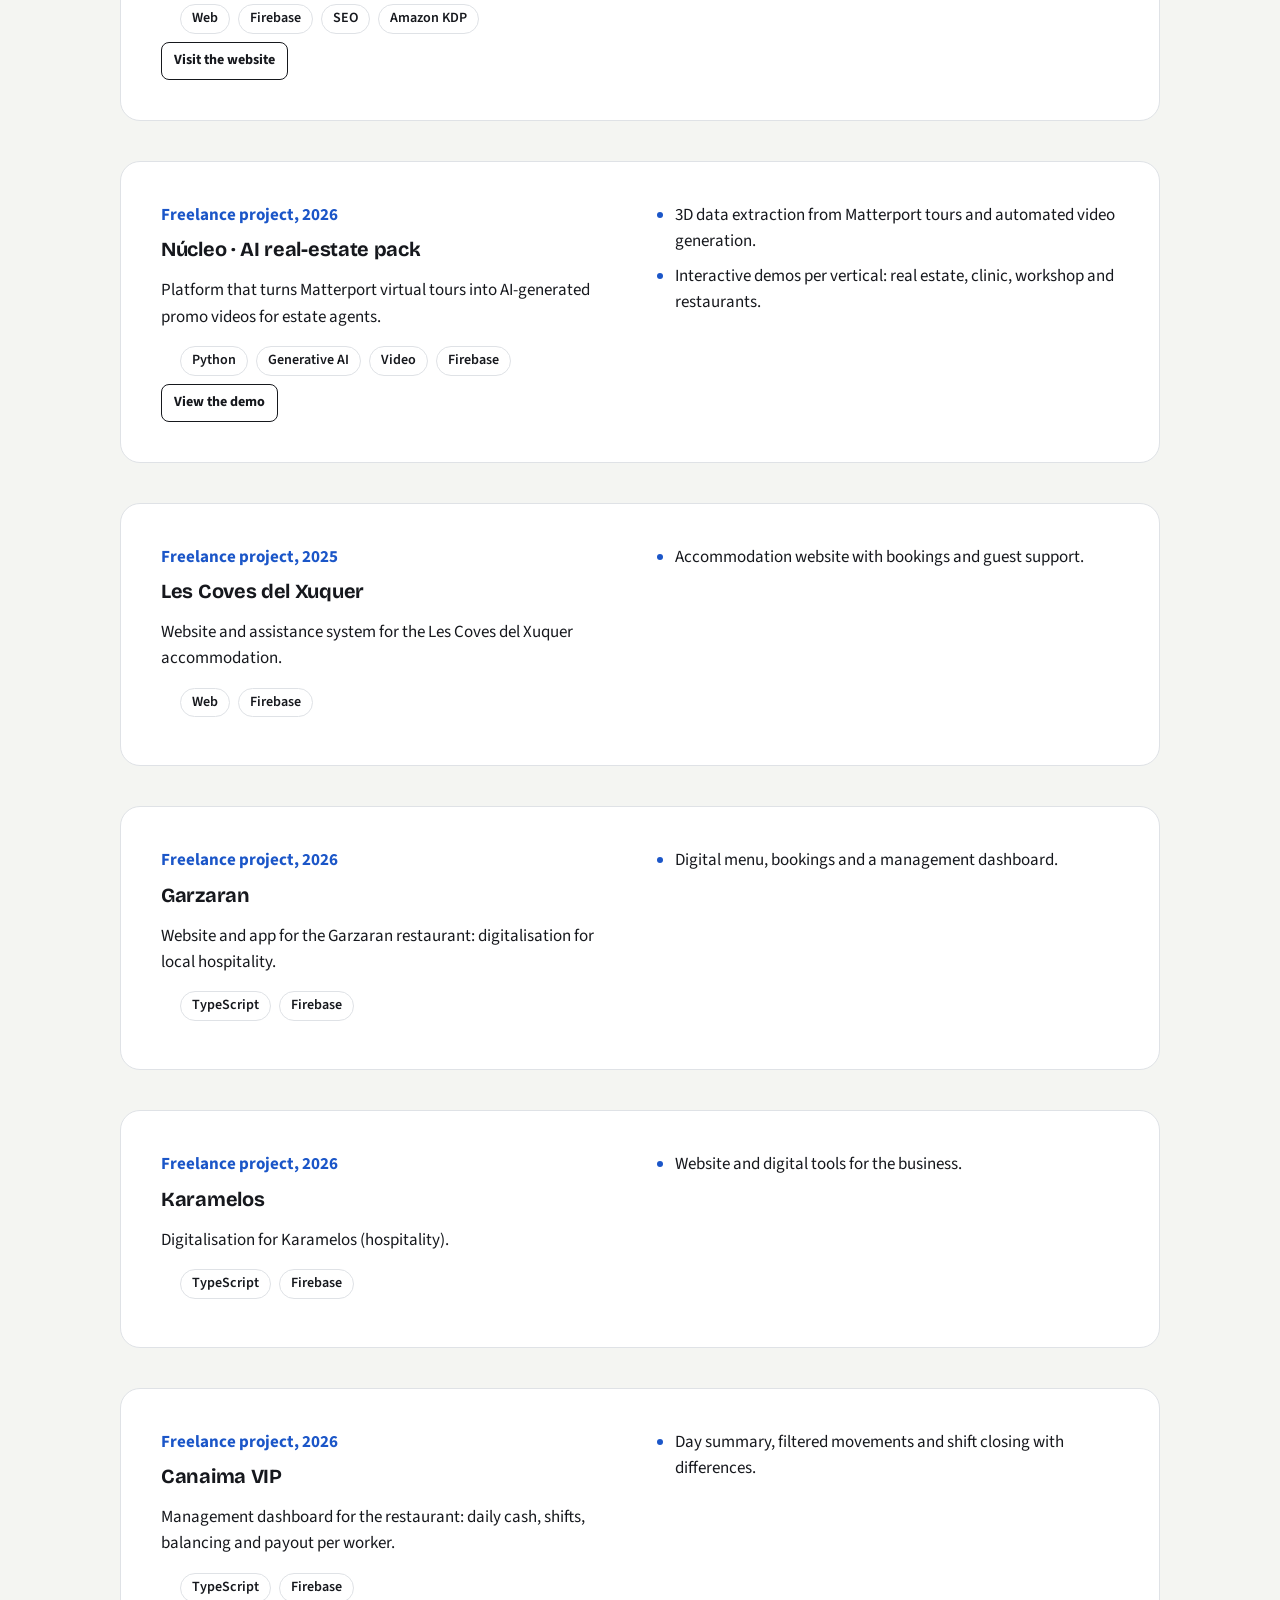
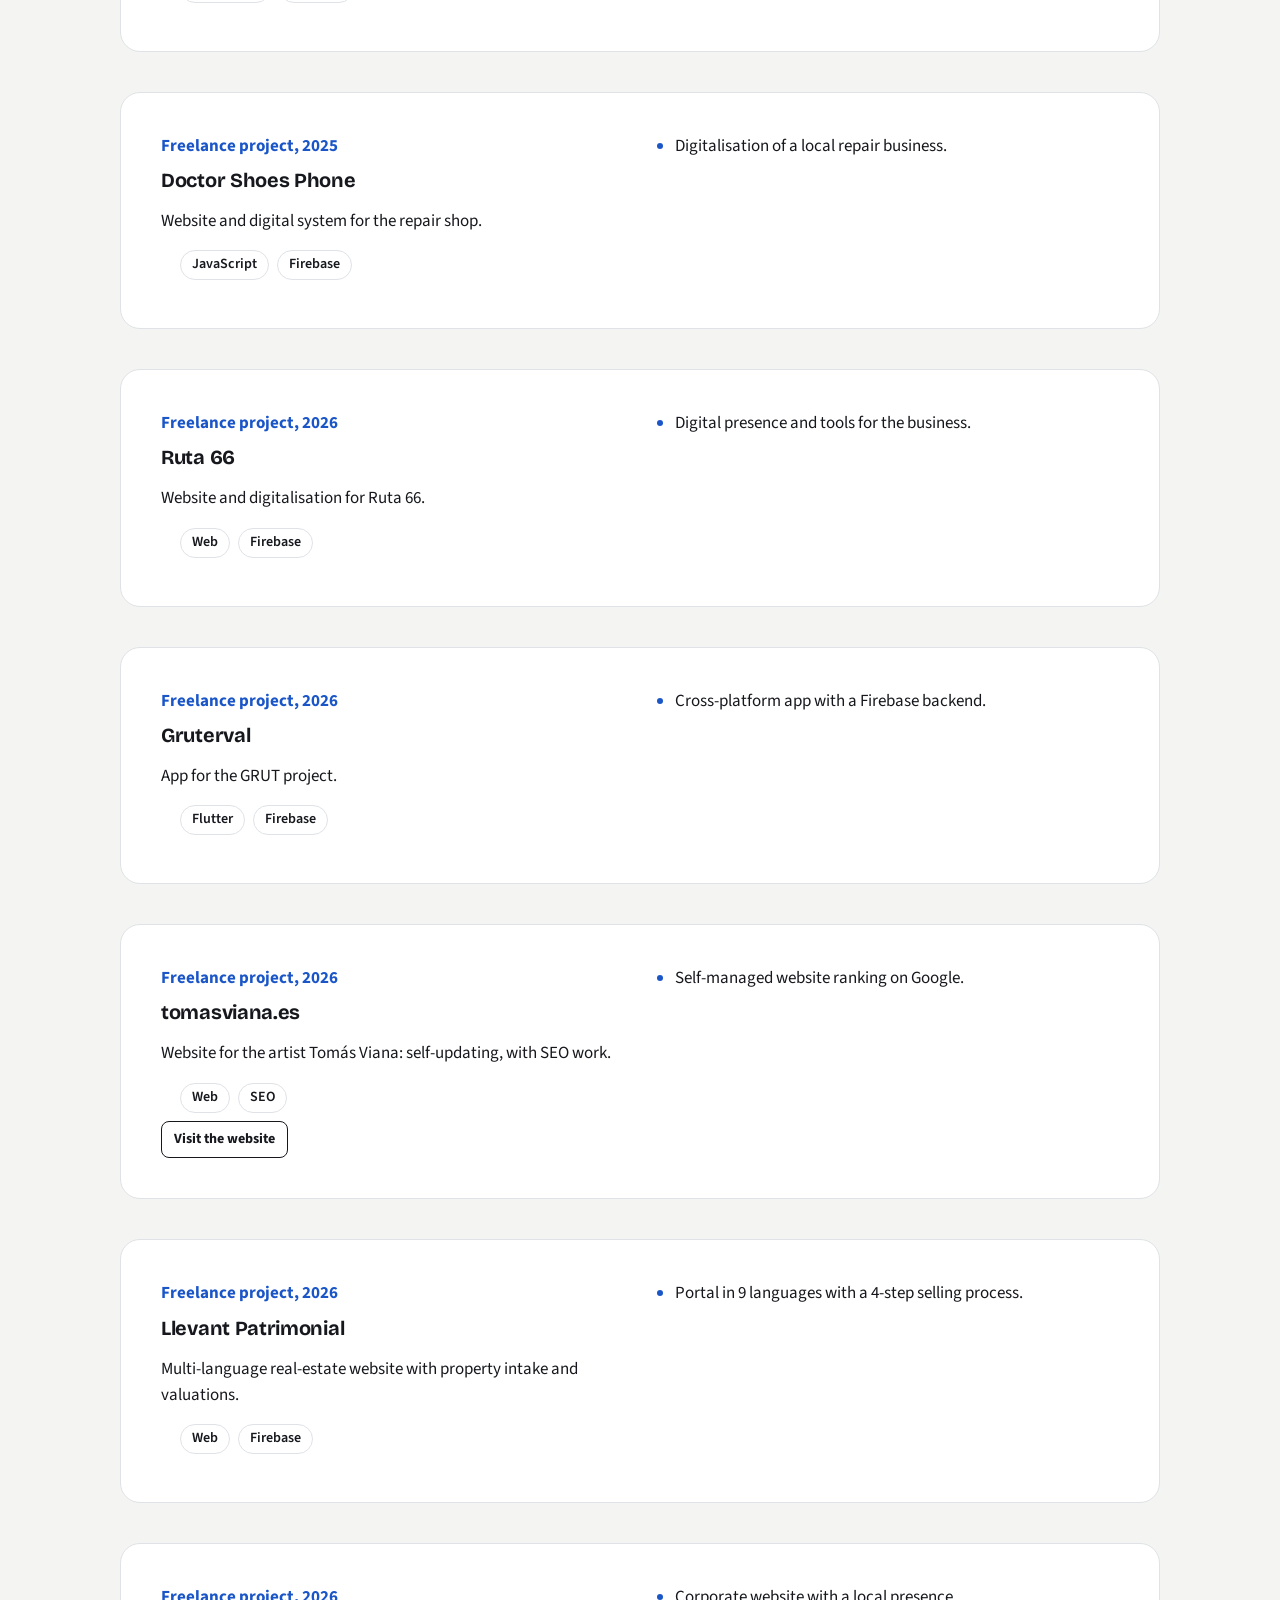
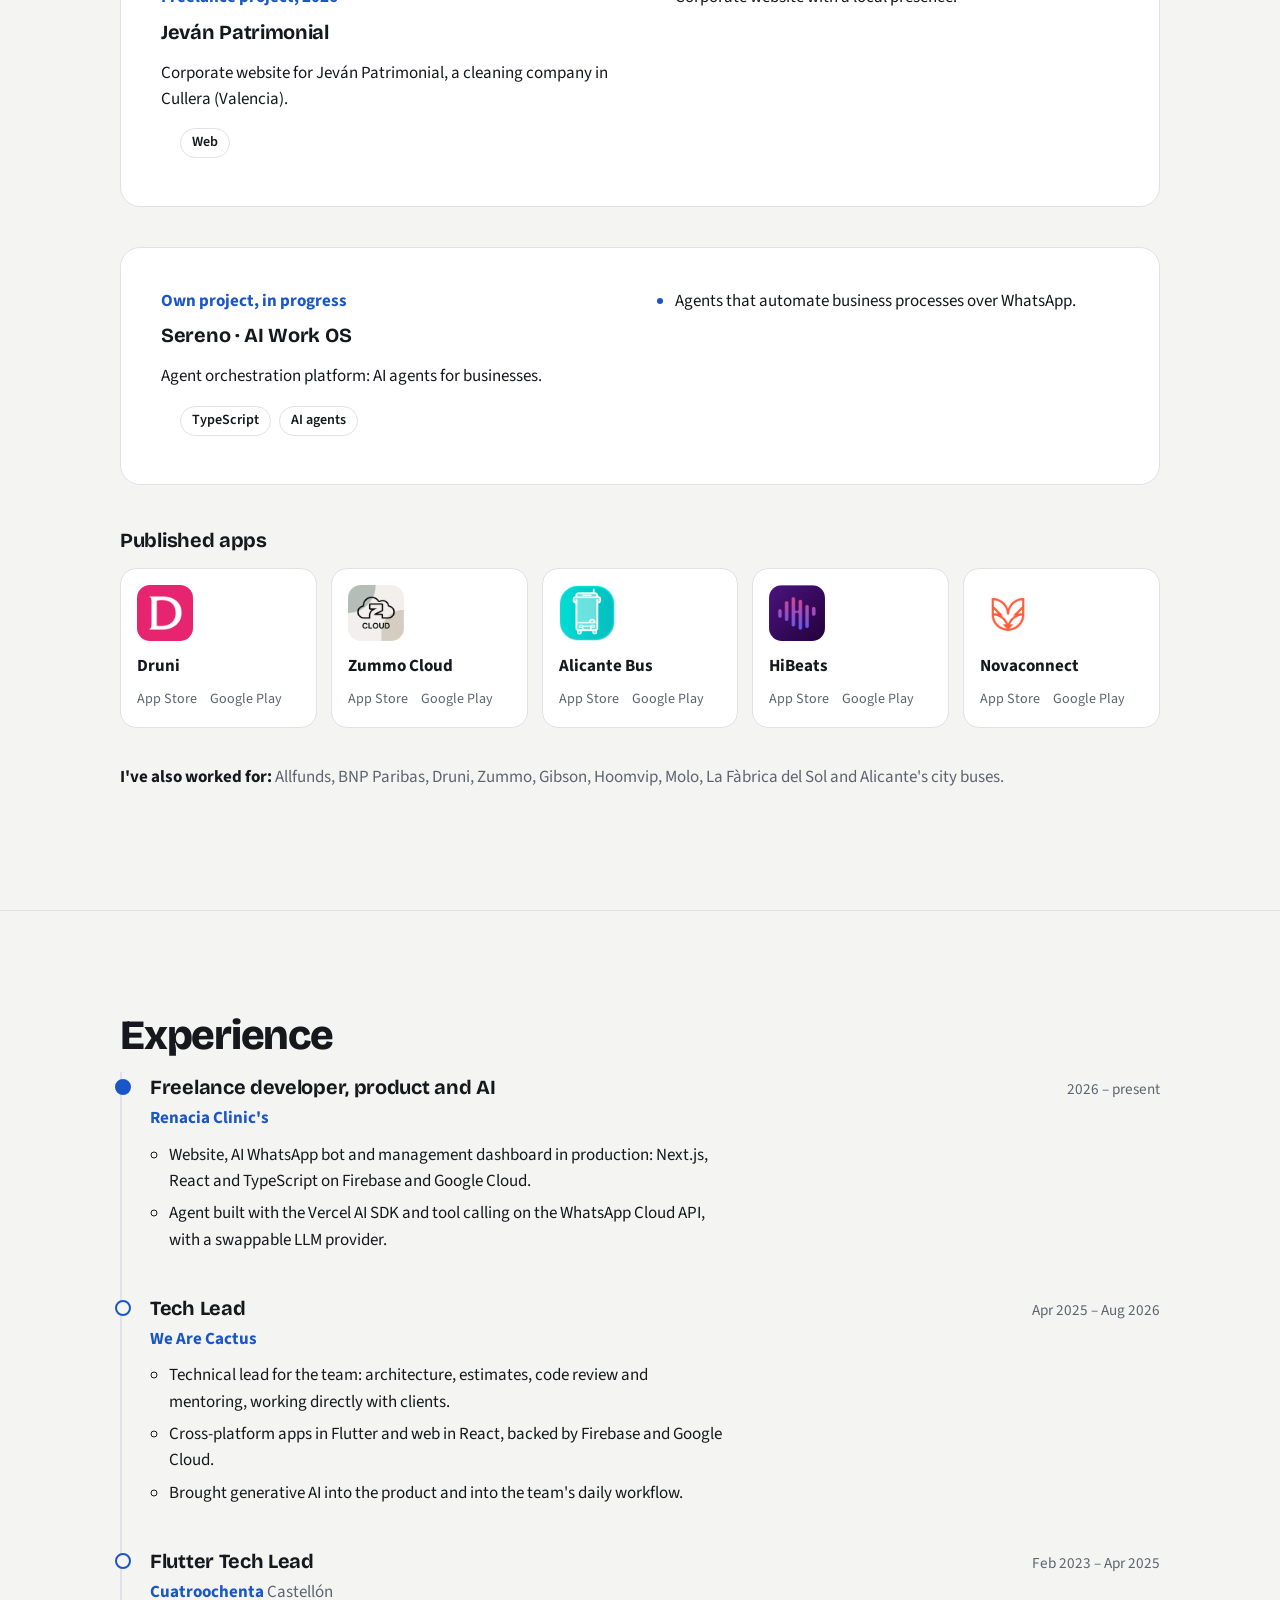
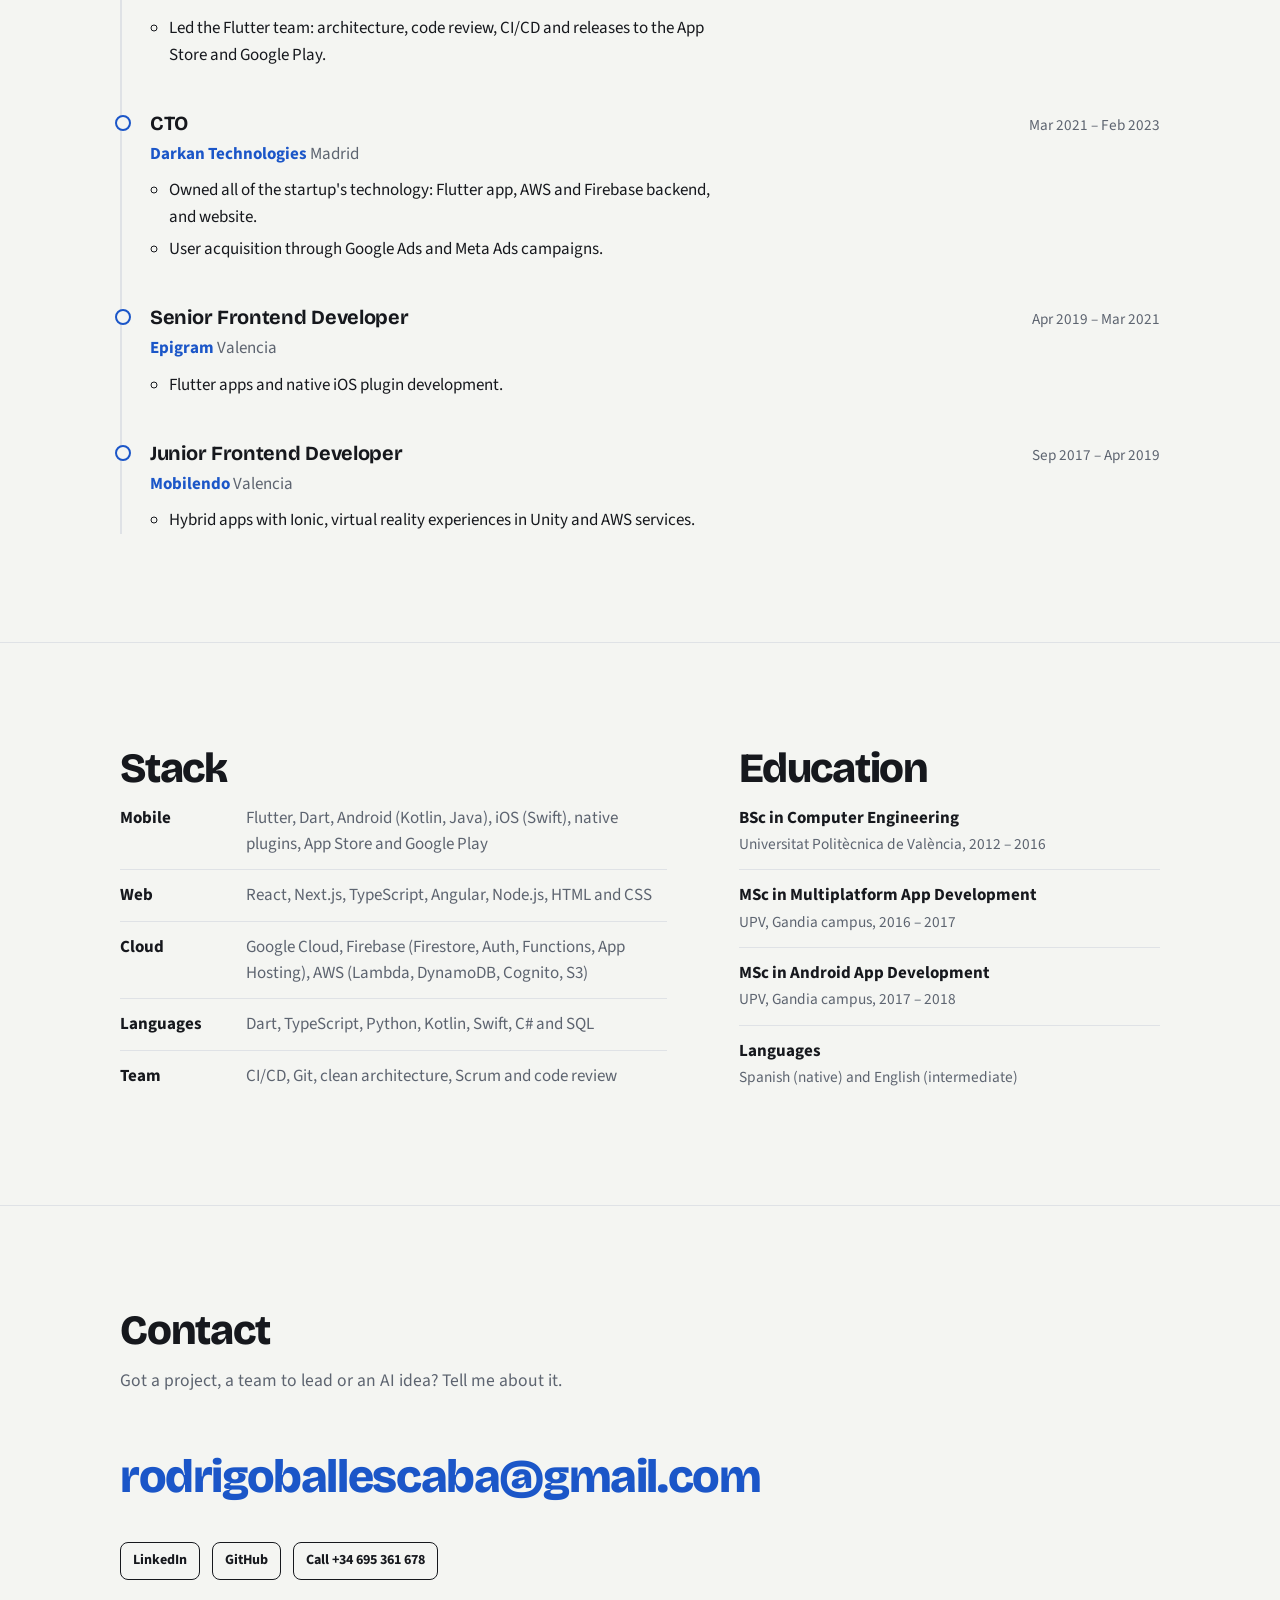
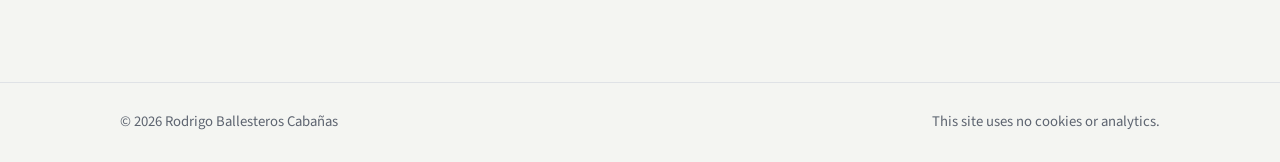
<file: public/en/index.html>
<!doctype html>
<html lang="en">
<head>
<meta charset="utf-8">
<meta name="viewport" content="width=device-width, initial-scale=1">
<title>Rodrigo Ballesteros · Flutter &amp; AI Tech Lead</title>
<meta name="description" content="Tech Lead with 9 years of experience in Flutter, React and Google Cloud. I bring generative AI into real products: agents, assistants and LLMs in production.">
<link rel="canonical" href="https://rodrigoballescaba.app/en/">
<link rel="alternate" hreflang="en" href="https://rodrigoballescaba.app/en/">
<link rel="alternate" hreflang="es" href="https://rodrigoballescaba.app/">
<link rel="alternate" hreflang="x-default" href="https://rodrigoballescaba.app/">
<meta property="og:type" content="profile">
<meta property="og:title" content="Rodrigo Ballesteros · Flutter &amp; AI Tech Lead">
<meta property="og:description" content="Tech Lead with 9 years of experience in Flutter, React and Google Cloud. I bring generative AI into real products: agents, assistants and LLMs in production.">
<meta property="og:url" content="https://rodrigoballescaba.app/en/">
<meta property="og:image" content="https://rodrigoballescaba.app/img/og.jpg">
<meta property="og:locale" content="en_GB">
<meta name="twitter:card" content="summary_large_image">
<meta name="theme-color" content="#1b56c8">
<link rel="icon" href="../favicon.svg" type="image/svg+xml">
<link rel="preconnect" href="https://fonts.googleapis.com">
<link rel="preconnect" href="https://fonts.gstatic.com" crossorigin>
<link href="https://fonts.googleapis.com/css2?family=Bricolage+Grotesque:opsz,wght@12..96,700;12..96,800&family=Source+Sans+3:wght@400;600;700&display=swap" rel="stylesheet">
<link rel="stylesheet" href="../assets/site.css">
<script>document.documentElement.classList.add("js")</script>
<script type="application/ld+json">{"@context": "https://schema.org", "@type": "Person", "name": "Rodrigo Ballesteros Cabañas", "jobTitle": "Tech Lead", "url": "https://rodrigoballescaba.app/en/", "image": "https://rodrigoballescaba.app/img/rodrigo.jpg", "email": "mailto:rodrigoballescaba@gmail.com", "address": {"@type": "PostalAddress", "addressLocality": "Utiel", "addressRegion": "Valencia", "addressCountry": "ES"}, "sameAs": ["https://www.linkedin.com/in/rodrigo-ballesteros-caba%C3%B1as-163853165/", "https://github.com/rodrigoballescaba"], "knowsAbout": ["Flutter", "Generative AI", "LLM agents", "React", "Next.js", "Firebase", "Google Cloud", "Python"], "alumniOf": "Universitat Politècnica de València"}</script>
</head>
<body>
<a class="skip" href="#main">Skip to content</a>

<header class="top">
  <div class="wrap">
    <a class="brand" href="./">Rodrigo Ballesteros</a>
    <nav class="nav" aria-label="Secciones"><a href="#ai">AI</a><a href="#projects">Projects</a><a href="#experience">Experience</a><a href="#contact">Contact</a></nav>
    <div class="top-actions">
      <a class="lang" href="../" hreflang="es" title="Leer en español">ES</a>
      <a class="btn btn-ghost btn-sm" href="../cv/rodrigo-ballesteros-cv.pdf" download>CV (PDF)</a>
    </div>
  </div>
</header>

<main id="main">
  <section class="hero">
    <div class="wrap">
      <div>
        <div class="who">
          <img src="../img/rodrigo.jpg" alt="Rodrigo Ballesteros Cabañas" width="56" height="56">
          <div><strong>Rodrigo Ballesteros Cabañas</strong><span>Flutter &amp; applied AI Tech Lead, Valencia, Spain</span></div>
        </div>
        <h1>Flutter apps and AI products that ship to production.</h1>
        <p class="lead">I&#x27;ve spent 9 years building mobile and web apps, with more than 30 published on the App Store and Google Play. Today I focus on putting agents and LLMs into real products, from the architecture on Google Cloud and Firebase to the store release.</p>
        <div class="cta">
          <a class="btn btn-primary" href="mailto:rodrigoballescaba@gmail.com">Email me</a>
          <a class="btn btn-ghost" href="../cv/rodrigo-ballesteros-cv.pdf" download>Download CV</a>
        </div>
        <p class="availability">Available for freelance projects and Tech Lead roles, remote or in Valencia.</p>
      </div>
      <figure style="margin:0">
        <div class="phone">
          <div class="phone-bar"><span class="dot">R</span><div><b>Renacia Clinic&#x27;s</b><small>AI assistant</small></div></div>
          <ul class="chat" aria-label="Sample conversation with the WhatsApp assistant I built for a clinic: the agent checks the calendar and books the slot in Google Calendar."><li class="msg user">Hi, do you have a slot on Thursday afternoon for the first consultation?</li><li class="msg tool">get_available_slots</li><li class="msg bot">Hi! On Thursday afternoon I have 5:00 pm and 6:30 pm free. Which one suits you?</li><li class="msg user">6:30 please</li><li class="msg tool">book_appointment</li><li class="msg bot">Done, you&#x27;re booked for Thursday at 6:30 pm. What name should I put on the file?</li><li class="msg typing" aria-hidden="true"><i></i><i></i><i></i></li></ul>
        </div>
        <figcaption class="phone-caption">Sample conversation with the WhatsApp assistant I built for a clinic: the agent checks the calendar and books the slot in Google Calendar. <button class="replay" type="button">Play again</button></figcaption>
      </figure>
    </div>
  </section>

  <section class="block" id="ai">
    <div class="wrap">
      <h2>Applied AI</h2>
      <p class="intro">I use AI on two fronts: inside the product, doing real work, and in the way I build it.</p>
      <div class="ai-grid"><div class="ai-col primary"><h3>Inside the product</h3><ul><li><b>Tool-calling agents</b><span>that query and act on real systems: calendars, CRM, payments.</span></li><li><b>Conversational assistants</b><span>on WhatsApp, handing over to a person when needed.</span></li><li><b>Multiple LLM providers</b><span>Claude, GPT, Gemini or DeepSeek, swappable without code changes.</span></li><li><b>RAG and structured output</b><span>embeddings, semantic search and responses validated with Zod.</span></li><li><b>Prompts and evaluation</b><span>prompt design and quality checks on the answers.</span></li></ul></div><div class="ai-col"><h3>In how I build</h3><ul><li><b>Claude Code, Cursor and Copilot</b><span>every day, with the judgement to review what they generate.</span></li><li><b>Agents and MCP</b><span>to automate the team&#x27;s repetitive work.</span></li><li><b>Python</b><span>for scripts, data and automation.</span></li><li><b>AI-enabled teams</b><span>workflows and practices so the team moves faster without losing quality.</span></li></ul></div></div>
    </div>
  </section>

  <section class="block" id="projects">
    <div class="wrap">
      <h2>Projects</h2>
      <p class="intro">The latest thing I&#x27;ve built, and some of the apps I&#x27;ve shipped to the stores.</p>
      <article class="feature"><div><p class="kicker">Freelance project, 2026</p><h3>Renacia Clinic&#x27;s</h3><p>Website, AI WhatsApp assistant and management dashboard for a scalp micropigmentation clinic. All in production and maintained by me.</p><ul class="tags"><li>Next.js</li><li>React</li><li>TypeScript</li><li>Firebase</li><li>Google Cloud</li><li>Vercel AI SDK</li><li>Claude</li><li>WhatsApp Cloud API</li></ul><a class="btn btn-ghost btn-sm" href="https://renaciaclinics.com" target="_blank" rel="noopener">Visit the website</a></div><ul><li>The assistant answers on WhatsApp, checks availability and books the appointment in Google Calendar.</li><li>The AI provider is picked by configuration: Claude today, another model tomorrow if it&#x27;s cheaper.</li><li>Dashboard for the clinic with client records, touch-ups, expenses, goals and KPIs.</li><li>Fast public website with a blog and SEO, on Firebase Hosting.</li></ul></article><article class="feature"><div><p class="kicker">Freelance project, 2026</p><h3>Club Natación Utiel</h3><p>Mobile app and web dashboard for a swimming club: registrations, fees and a ledger with online payments.</p><ul class="tags"><li>Flutter</li><li>Firebase</li><li>Cloud Functions</li><li>Stripe</li></ul><a class="btn btn-ghost btn-sm" href="https://cnu-utiel.web.app" target="_blank" rel="noopener">View the dashboard</a></div><ul><li>App and dashboard with auth, roles and realtime data on Firestore.</li><li>Stripe payments and a ledger with exact amounts.</li></ul></article><article class="feature"><div><p class="kicker">Freelance project, 2026</p><h3>La Capitana</h3><p>Realtime multiplayer dice game, with an internal economy, shop and player market.</p><ul class="tags"><li>Flutter</li><li>Firebase</li><li>Cloud Functions</li></ul><a class="btn btn-ghost btn-sm" href="https://la-capitana-c5b09.web.app" target="_blank" rel="noopener">View the game</a></div><ul><li>Multiplayer matches with matchmaking and server-side turn validation.</li><li>Economy with rewards, a shop and a P2P market with escrow.</li></ul></article><article class="feature"><div><p class="kicker">Own project, 2026</p><h3>70casos.com — AI at work</h3><p>Website and book on applied AI for real businesses: 70 documented cases, published on Amazon.</p><ul class="tags"><li>Web</li><li>Firebase</li><li>SEO</li><li>Amazon KDP</li></ul><a class="btn btn-ghost btn-sm" href="https://70casos.com" target="_blank" rel="noopener">Visit the website</a></div><ul><li>Fast website with 70 cases, a blog and cookie-free analytics.</li><li>Book published on Amazon (paperback, hardcover and Kindle).</li></ul></article><article class="feature"><div><p class="kicker">Freelance project, 2026</p><h3>Núcleo · AI real-estate pack</h3><p>Platform that turns Matterport virtual tours into AI-generated promo videos for estate agents.</p><ul class="tags"><li>Python</li><li>Generative AI</li><li>Video</li><li>Firebase</li></ul><a class="btn btn-ghost btn-sm" href="https://nucleo-pack-demo.web.app" target="_blank" rel="noopener">View the demo</a></div><ul><li>3D data extraction from Matterport tours and automated video generation.</li><li>Interactive demos per vertical: real estate, clinic, workshop and restaurants.</li></ul></article><article class="feature"><div><p class="kicker">Freelance project, 2025</p><h3>Les Coves del Xuquer</h3><p>Website and assistance system for the Les Coves del Xuquer accommodation.</p><ul class="tags"><li>Web</li><li>Firebase</li></ul></div><ul><li>Accommodation website with bookings and guest support.</li></ul></article><article class="feature"><div><p class="kicker">Freelance project, 2026</p><h3>Garzaran</h3><p>Website and app for the Garzaran restaurant: digitalisation for local hospitality.</p><ul class="tags"><li>TypeScript</li><li>Firebase</li></ul></div><ul><li>Digital menu, bookings and a management dashboard.</li></ul></article><article class="feature"><div><p class="kicker">Freelance project, 2026</p><h3>Karamelos</h3><p>Digitalisation for Karamelos (hospitality).</p><ul class="tags"><li>TypeScript</li><li>Firebase</li></ul></div><ul><li>Website and digital tools for the business.</li></ul></article><article class="feature"><div><p class="kicker">Freelance project, 2026</p><h3>Canaima VIP</h3><p>Management dashboard for the restaurant: daily cash, shifts, balancing and payout per worker.</p><ul class="tags"><li>TypeScript</li><li>Firebase</li></ul></div><ul><li>Day summary, filtered movements and shift closing with differences.</li></ul></article><article class="feature"><div><p class="kicker">Freelance project, 2025</p><h3>Doctor Shoes Phone</h3><p>Website and digital system for the repair shop.</p><ul class="tags"><li>JavaScript</li><li>Firebase</li></ul></div><ul><li>Digitalisation of a local repair business.</li></ul></article><article class="feature"><div><p class="kicker">Freelance project, 2026</p><h3>Ruta 66</h3><p>Website and digitalisation for Ruta 66.</p><ul class="tags"><li>Web</li><li>Firebase</li></ul></div><ul><li>Digital presence and tools for the business.</li></ul></article><article class="feature"><div><p class="kicker">Freelance project, 2026</p><h3>Gruterval</h3><p>App for the GRUT project.</p><ul class="tags"><li>Flutter</li><li>Firebase</li></ul></div><ul><li>Cross-platform app with a Firebase backend.</li></ul></article><article class="feature"><div><p class="kicker">Freelance project, 2026</p><h3>tomasviana.es</h3><p>Website for the artist Tomás Viana: self-updating, with SEO work.</p><ul class="tags"><li>Web</li><li>SEO</li></ul><a class="btn btn-ghost btn-sm" href="https://tomasviana.es" target="_blank" rel="noopener">Visit the website</a></div><ul><li>Self-managed website ranking on Google.</li></ul></article><article class="feature"><div><p class="kicker">Freelance project, 2026</p><h3>Llevant Patrimonial</h3><p>Multi-language real-estate website with property intake and valuations.</p><ul class="tags"><li>Web</li><li>Firebase</li></ul></div><ul><li>Portal in 9 languages with a 4-step selling process.</li></ul></article><article class="feature"><div><p class="kicker">Freelance project, 2026</p><h3>Jeván Patrimonial</h3><p>Corporate website for Jeván Patrimonial, a cleaning company in Cullera (Valencia).</p><ul class="tags"><li>Web</li></ul></div><ul><li>Corporate website with a local presence.</li></ul></article><article class="feature"><div><p class="kicker">Own project, in progress</p><h3>Sereno · AI Work OS</h3><p>Agent orchestration platform: AI agents for businesses.</p><ul class="tags"><li>TypeScript</li><li>AI agents</li></ul></div><ul><li>Agents that automate business processes over WhatsApp.</li></ul></article>
      <h3 class="apps-title">Published apps</h3>
      <ul class="apps"><li class="app"><img src="../img/druni.png" alt="" width="56" height="56" loading="lazy"><b>Druni</b><a href="https://apps.apple.com/es/app/perfumerias-druni/id1592321069" target="_blank" rel="noopener">App Store</a> <a href="https://play.google.com/store/apps/details?id=es.druni.druni_app" target="_blank" rel="noopener">Google Play</a></li><li class="app"><img src="../img/zummo-cloud.png" alt="" width="56" height="56" loading="lazy"><b>Zummo Cloud</b><a href="https://apps.apple.com/es/app/zummo-cloud/id6444164141" target="_blank" rel="noopener">App Store</a> <a href="https://play.google.com/store/apps/details?id=com.zummo.zummocloud" target="_blank" rel="noopener">Google Play</a></li><li class="app"><img src="../img/alicante-bus.png" alt="" width="56" height="56" loading="lazy"><b>Alicante Bus</b><a href="https://apps.apple.com/es/app/alicante-bus/id1040157627" target="_blank" rel="noopener">App Store</a> <a href="https://play.google.com/store/apps/details?id=com.cuatroochenta.subusalicante" target="_blank" rel="noopener">Google Play</a></li><li class="app"><img src="../img/hibeats.png" alt="" width="56" height="56" loading="lazy"><b>HiBeats</b><a href="https://apps.apple.com/es/app/hibeats/id1563711761" target="_blank" rel="noopener">App Store</a> <a href="https://play.google.com/store/apps/details?id=com.darkan.hibeats.app" target="_blank" rel="noopener">Google Play</a></li><li class="app"><img src="../img/novaconnect.png" alt="" width="56" height="56" loading="lazy"><b>Novaconnect</b><a href="https://apps.apple.com/es/app/novaconnect/id1614666977" target="_blank" rel="noopener">App Store</a> <a href="https://play.google.com/store/apps/details?id=com.darkan.nova.app" target="_blank" rel="noopener">Google Play</a></li></ul>
      <p class="clients"><b>I&#x27;ve also worked for:</b> Allfunds, BNP Paribas, Druni, Zummo, Gibson, Hoomvip, Molo, La Fàbrica del Sol and Alicante&#x27;s city buses.</p>
    </div>
  </section>

  <section class="block" id="experience">
    <div class="wrap">
      <h2>Experience</h2>
      <ol class="timeline" reversed><li class="now"><div class="job-head"><h3>Freelance developer, product and AI</h3><span class="job-when">2026 – present</span></div><p class="job-org">Renacia Clinic&#x27;s</p><ul><li>Website, AI WhatsApp bot and management dashboard in production: Next.js, React and TypeScript on Firebase and Google Cloud.</li><li>Agent built with the Vercel AI SDK and tool calling on the WhatsApp Cloud API, with a swappable LLM provider.</li></ul></li><li><div class="job-head"><h3>Tech Lead</h3><span class="job-when">Apr 2025 – Aug 2026</span></div><p class="job-org">We Are Cactus</p><ul><li>Technical lead for the team: architecture, estimates, code review and mentoring, working directly with clients.</li><li>Cross-platform apps in Flutter and web in React, backed by Firebase and Google Cloud.</li><li>Brought generative AI into the product and into the team&#x27;s daily workflow.</li></ul></li><li><div class="job-head"><h3>Flutter Tech Lead</h3><span class="job-when">Feb 2023 – Apr 2025</span></div><p class="job-org">Cuatroochenta <span>Castellón</span></p><ul><li>Led the Flutter team: architecture, code review, CI/CD and releases to the App Store and Google Play.</li></ul></li><li><div class="job-head"><h3>CTO</h3><span class="job-when">Mar 2021 – Feb 2023</span></div><p class="job-org">Darkan Technologies <span>Madrid</span></p><ul><li>Owned all of the startup&#x27;s technology: Flutter app, AWS and Firebase backend, and website.</li><li>User acquisition through Google Ads and Meta Ads campaigns.</li></ul></li><li><div class="job-head"><h3>Senior Frontend Developer</h3><span class="job-when">Apr 2019 – Mar 2021</span></div><p class="job-org">Epigram <span>Valencia</span></p><ul><li>Flutter apps and native iOS plugin development.</li></ul></li><li><div class="job-head"><h3>Junior Frontend Developer</h3><span class="job-when">Sep 2017 – Apr 2019</span></div><p class="job-org">Mobilendo <span>Valencia</span></p><ul><li>Hybrid apps with Ionic, virtual reality experiences in Unity and AWS services.</li></ul></li></ol>
    </div>
  </section>

  <section class="block">
    <div class="wrap two">
      <div><h2>Stack</h2><dl class="stack"><div><dt>Mobile</dt><dd>Flutter, Dart, Android (Kotlin, Java), iOS (Swift), native plugins, App Store and Google Play</dd></div><div><dt>Web</dt><dd>React, Next.js, TypeScript, Angular, Node.js, HTML and CSS</dd></div><div><dt>Cloud</dt><dd>Google Cloud, Firebase (Firestore, Auth, Functions, App Hosting), AWS (Lambda, DynamoDB, Cognito, S3)</dd></div><div><dt>Languages</dt><dd>Dart, TypeScript, Python, Kotlin, Swift, C# and SQL</dd></div><div><dt>Team</dt><dd>CI/CD, Git, clean architecture, Scrum and code review</dd></div></dl></div>
      <div><h2>Education</h2><ul class="edu"><li><b>BSc in Computer Engineering</b><span>Universitat Politècnica de València, 2012 – 2016</span></li><li><b>MSc in Multiplatform App Development</b><span>UPV, Gandia campus, 2016 – 2017</span></li><li><b>MSc in Android App Development</b><span>UPV, Gandia campus, 2017 – 2018</span></li><li><b>Languages</b><span>Spanish (native) and English (intermediate)</span></li></ul></div>
    </div>
  </section>

  <section class="block" id="contact">
    <div class="wrap">
      <h2>Contact</h2>
      <p class="intro">Got a project, a team to lead or an AI idea? Tell me about it.</p>
      <a class="contact-mail" href="mailto:rodrigoballescaba@gmail.com">rodrigoballescaba@gmail.com</a>
      <div class="contact-links">
        <a class="btn btn-ghost btn-sm" href="https://www.linkedin.com/in/rodrigo-ballesteros-caba%C3%B1as-163853165/" target="_blank" rel="noopener">LinkedIn</a>
        <a class="btn btn-ghost btn-sm" href="https://github.com/rodrigoballescaba" target="_blank" rel="noopener">GitHub</a>
        <a class="btn btn-ghost btn-sm" href="tel:+34695361678">Call +34 695 361 678</a>
      </div>
    </div>
  </section>
</main>

<footer>
  <div class="wrap"><span>© 2026 Rodrigo Ballesteros Cabañas</span><span>This site uses no cookies or analytics.</span></div>
</footer>
<script src="../assets/site.js" defer></script>
</body>
</html>
</file>
<file: public/assets/site.css>
/* rodrigoballescaba.app. Tokens compartidos con el CV (cobalto + Bricolage/Source Sans). */
:root {
  --bg: #f4f5f2;
  --surface: #ffffff;
  --ink: #16181d;
  --muted: #5d6470;
  --rule: #dfe2e6;
  --accent: #1b56c8;
  --accent-ink: #ffffff;
  --accent-soft: #e6edfb;
  --chat: #eceff3;
  --display: "Bricolage Grotesque", "Segoe UI", system-ui, sans-serif;
  --body: "Source Sans 3", "Segoe UI", system-ui, sans-serif;
  --code: ui-monospace, "Cascadia Code", Consolas, monospace;
  --wrap: 1120px;
  --gutter: clamp(18px, 4vw, 40px);
  color-scheme: light;
}
@media (prefers-color-scheme: dark) {
  :root {
    --bg: #101318;
    --surface: #171b22;
    --ink: #e9ecf1;
    --muted: #9aa3b0;
    --rule: #272d36;
    --accent: #7ea3ff;
    --accent-ink: #0d1320;
    --accent-soft: #1a2439;
    --chat: #1d222b;
    color-scheme: dark;
  }
}

* { box-sizing: border-box; }
html { scroll-behavior: smooth; scroll-padding-top: 76px; }
@media (prefers-reduced-motion: reduce) { html { scroll-behavior: auto; } }
body {
  margin: 0;
  background: var(--bg);
  color: var(--ink);
  font-family: var(--body);
  font-size: 1.0625rem;
  line-height: 1.55;
  -webkit-font-smoothing: antialiased;
}
img { max-width: 100%; display: block; }
a { color: inherit; }
:focus-visible { outline: 2px solid var(--accent); outline-offset: 3px; border-radius: 4px; }
.wrap { max-width: var(--wrap); margin-inline: auto; padding-inline: var(--gutter); }
.skip { position: absolute; left: -999px; top: 8px; background: var(--surface); padding: 8px 12px; z-index: 20; }
.skip:focus { left: 8px; }

/* Cabecera */
.top {
  position: sticky; top: 0; z-index: 10;
  background: color-mix(in srgb, var(--bg) 86%, transparent);
  backdrop-filter: blur(10px);
  border-bottom: 1px solid var(--rule);
}
.top .wrap { display: flex; align-items: center; gap: 24px; height: 64px; }
.brand { font-family: var(--display); font-weight: 800; font-size: 1.15rem; letter-spacing: -0.02em; text-decoration: none; }
.nav { display: flex; gap: 22px; margin-left: auto; }
.nav a { text-decoration: none; color: var(--muted); font-weight: 600; font-size: 0.95rem; }
.nav a:hover { color: var(--ink); }
.top-actions { display: flex; align-items: center; gap: 14px; }
.lang { font-weight: 700; font-size: 0.9rem; text-decoration: none; color: var(--muted); }
.lang:hover { color: var(--ink); }
@media (max-width: 820px) { .nav { display: none; } .top-actions { margin-left: auto; } }

/* Botones */
.btn {
  display: inline-flex; align-items: center; gap: 8px;
  padding: 11px 18px; border-radius: 10px;
  font-weight: 700; font-size: 0.98rem; text-decoration: none;
  border: 1.5px solid var(--ink);
}
.btn-primary { background: var(--accent); border-color: var(--accent); color: var(--accent-ink); }
.btn-primary:hover { filter: brightness(1.08); }
.btn-ghost:hover { background: var(--surface); }
.btn-sm { padding: 7px 12px; font-size: 0.88rem; border-radius: 8px; }

/* Hero */
.hero { padding-block: clamp(40px, 7vw, 88px) clamp(48px, 7vw, 96px); }
.hero .wrap { display: grid; grid-template-columns: 1.15fr 0.85fr; gap: clamp(32px, 6vw, 72px); align-items: center; }
@media (max-width: 900px) { .hero .wrap { grid-template-columns: 1fr; } }
.who { display: flex; align-items: center; gap: 14px; margin-bottom: 26px; }
.who img { width: 56px; height: 56px; border-radius: 12px; object-fit: cover; }
.who strong { display: block; font-size: 1.02rem; }
.who span { color: var(--muted); font-size: 0.95rem; }
h1 {
  font-family: var(--display); font-weight: 800;
  font-size: clamp(2.35rem, 5.2vw, 4.1rem);
  line-height: 1.02; letter-spacing: -0.035em;
  margin: 0 0 22px; max-width: 14ch;
}
.lead { font-size: clamp(1.08rem, 1.6vw, 1.22rem); color: var(--muted); max-width: 54ch; margin: 0 0 30px; }
.cta { display: flex; flex-wrap: wrap; gap: 12px; }
.availability { margin-top: 22px; font-size: 0.95rem; color: var(--muted); }

/* Teléfono con el chat del agente */
.phone {
  width: min(100%, 330px); margin-inline: auto;
  background: var(--chat);
  border: 10px solid var(--ink); border-radius: 40px;
  overflow: hidden;
  box-shadow: 0 30px 60px -30px rgba(16, 24, 48, 0.45);
}
.phone-bar { display: flex; align-items: center; gap: 10px; padding: 16px 16px 12px; background: var(--surface); border-bottom: 1px solid var(--rule); }
.phone-bar .dot { width: 34px; height: 34px; border-radius: 9px; background: var(--accent); color: var(--accent-ink); display: grid; place-items: center; font-weight: 800; font-family: var(--display); }
.phone-bar b { display: block; font-size: 0.92rem; line-height: 1.2; }
.phone-bar small { color: var(--muted); font-size: 0.78rem; }
.chat { list-style: none; margin: 0; padding: 16px 12px 18px; display: flex; flex-direction: column; gap: 8px; min-height: 430px; font-size: 0.9rem; line-height: 1.4; }
.msg { max-width: 84%; padding: 8px 12px; border-radius: 14px; }
.msg.bot { align-self: flex-start; background: var(--surface); border-bottom-left-radius: 4px; }
.msg.user { align-self: flex-end; background: var(--accent); color: var(--accent-ink); border-bottom-right-radius: 4px; }
.msg.tool {
  align-self: flex-start; background: transparent; padding: 2px 4px;
  font-family: var(--code); font-size: 0.74rem; color: var(--muted);
}
.msg.tool::before { content: "↳ "; color: var(--accent); }
.msg.typing { align-self: flex-start; background: var(--surface); display: none; gap: 4px; }
.msg.typing i { width: 6px; height: 6px; border-radius: 50%; background: var(--muted); animation: blink 1s infinite; }
.msg.typing i:nth-child(2) { animation-delay: .15s; }
.msg.typing i:nth-child(3) { animation-delay: .3s; }
@keyframes blink { 50% { opacity: .25; } }
.js .chat .msg:not(.typing) { opacity: 0; transform: translateY(6px); transition: opacity .35s ease, transform .35s ease; }
.js .chat .msg.in { opacity: 1; transform: none; }
.js .chat .msg.typing.show { display: flex; }
.phone-caption { max-width: 330px; margin: 16px auto 0; font-size: 0.9rem; color: var(--muted); }
.replay { background: none; border: 0; padding: 0; color: var(--accent); font: inherit; font-weight: 700; cursor: pointer; }
@media (prefers-reduced-motion: reduce) {
  .js .chat .msg:not(.typing) { opacity: 1; transform: none; transition: none; }
  .replay { display: none; }
}

/* Secciones */
section.block { padding-block: clamp(56px, 8vw, 104px); border-top: 1px solid var(--rule); }
.block h2 {
  font-family: var(--display); font-weight: 800;
  font-size: clamp(1.8rem, 3.4vw, 2.6rem);
  letter-spacing: -0.03em; line-height: 1.08;
  margin: 0 0 14px;
}
.block .intro { color: var(--muted); max-width: 60ch; margin: 0 0 40px; font-size: 1.1rem; }
h3 { font-family: var(--display); font-weight: 700; font-size: 1.25rem; letter-spacing: -0.015em; margin: 0 0 12px; }

/* IA */
.ai-grid { display: grid; grid-template-columns: repeat(2, 1fr); gap: 20px; }
@media (max-width: 760px) { .ai-grid { grid-template-columns: 1fr; } }
.ai-col { background: var(--surface); border: 1px solid var(--rule); border-radius: 16px; padding: 26px 26px 20px; }
.ai-col.primary { background: var(--accent-soft); border-color: transparent; }
.ai-col ul { margin: 0; padding: 0; list-style: none; }
.ai-col li { padding: 11px 0; border-top: 1px solid var(--rule); }
.ai-col.primary li { border-top-color: color-mix(in srgb, var(--accent) 18%, transparent); }
.ai-col li:first-child { border-top: 0; padding-top: 0; }
.ai-col li b { display: block; }
.ai-col li span { color: var(--muted); font-size: 0.96rem; }

/* Proyectos */
.feature {
  display: grid; grid-template-columns: 1fr 1fr; gap: 32px;
  background: var(--surface); border: 1px solid var(--rule); border-radius: 20px;
  padding: clamp(24px, 4vw, 40px); margin-bottom: 40px;
}
@media (max-width: 820px) { .feature { grid-template-columns: 1fr; } }
.feature .kicker { color: var(--accent); font-weight: 700; margin: 0 0 6px; }
.feature p { margin: 0 0 16px; }
.feature ul { margin: 0; padding-left: 1.1em; }
.feature li { margin-bottom: 8px; }
.feature li::marker { color: var(--accent); }
.tags { display: flex; flex-wrap: wrap; gap: 8px; margin: 18px 0 22px; padding: 0; list-style: none; }
.tags li { border: 1px solid var(--rule); border-radius: 999px; padding: 3px 11px; font-size: 0.88rem; font-weight: 600; }
.apps-title { margin-top: 8px; }
.apps { display: grid; grid-template-columns: repeat(5, minmax(0, 1fr)); gap: 14px; margin: 0; padding: 0; list-style: none; }
@media (max-width: 900px) { .apps { grid-template-columns: repeat(3, minmax(0, 1fr)); } }
@media (max-width: 560px) { .apps { grid-template-columns: repeat(2, minmax(0, 1fr)); } }
.app { background: var(--surface); border: 1px solid var(--rule); border-radius: 16px; padding: 16px; }
.app img { width: 56px; height: 56px; border-radius: 13px; margin-bottom: 12px; }
.app b { display: block; margin-bottom: 6px; }
.app a { font-size: 0.88rem; color: var(--muted); text-decoration: none; margin-right: 10px; white-space: nowrap; }
.app a:hover { color: var(--accent); text-decoration: underline; }
.clients { margin-top: 36px; color: var(--muted); }
.clients b { color: var(--ink); }

/* Experiencia: línea temporal (sí es una secuencia) */
.timeline { list-style: none; margin: 0; padding: 0; border-left: 2px solid var(--rule); }
.timeline > li { position: relative; padding: 0 0 34px 28px; }
.timeline > li:last-child { padding-bottom: 0; }
.timeline > li::before {
  content: ""; position: absolute; left: -7px; top: 7px;
  width: 12px; height: 12px; border-radius: 50%;
  background: var(--bg); border: 2px solid var(--accent);
}
.timeline > li.now::before { background: var(--accent); }
.job-head { display: flex; flex-wrap: wrap; justify-content: space-between; gap: 4px 16px; align-items: baseline; }
.job-head h3 { margin: 0; }
.job-when { color: var(--muted); font-size: 0.95rem; white-space: nowrap; }
.job-org { color: var(--accent); font-weight: 700; margin: 2px 0 10px; }
.job-org span { color: var(--muted); font-weight: 400; }
.timeline ul { margin: 0; padding-left: 1.1em; max-width: 72ch; }
.timeline ul li { margin-bottom: 6px; }

/* Stack + formación */
.two { display: grid; grid-template-columns: 1.3fr 1fr; gap: clamp(32px, 6vw, 72px); }
@media (max-width: 860px) { .two { grid-template-columns: 1fr; } }
.stack { margin: 0; }
.stack div { display: grid; grid-template-columns: 110px 1fr; gap: 16px; padding: 12px 0; border-top: 1px solid var(--rule); }
.stack div:first-child { border-top: 0; padding-top: 0; }
.stack dt { font-weight: 700; }
.stack dd { margin: 0; color: var(--muted); }
@media (max-width: 480px) { .stack div { grid-template-columns: 1fr; gap: 2px; } }
.edu { list-style: none; margin: 0; padding: 0; }
.edu li { padding: 12px 0; border-top: 1px solid var(--rule); }
.edu li:first-child { border-top: 0; padding-top: 0; }
.edu b { display: block; }
.edu span { color: var(--muted); font-size: 0.96rem; }

/* Contacto */
.contact-mail {
  display: inline-block; font-family: var(--display); font-weight: 800;
  font-size: clamp(1.4rem, 4.4vw, 2.9rem); letter-spacing: -0.03em;
  color: var(--accent); text-decoration: none; word-break: break-all; margin: 8px 0 28px;
}
.contact-mail:hover { text-decoration: underline; text-underline-offset: 6px; }
.contact-links { display: flex; flex-wrap: wrap; gap: 12px; }

footer { border-top: 1px solid var(--rule); padding-block: 28px; color: var(--muted); font-size: 0.92rem; }
footer .wrap { display: flex; flex-wrap: wrap; justify-content: space-between; gap: 8px; }
</file>
